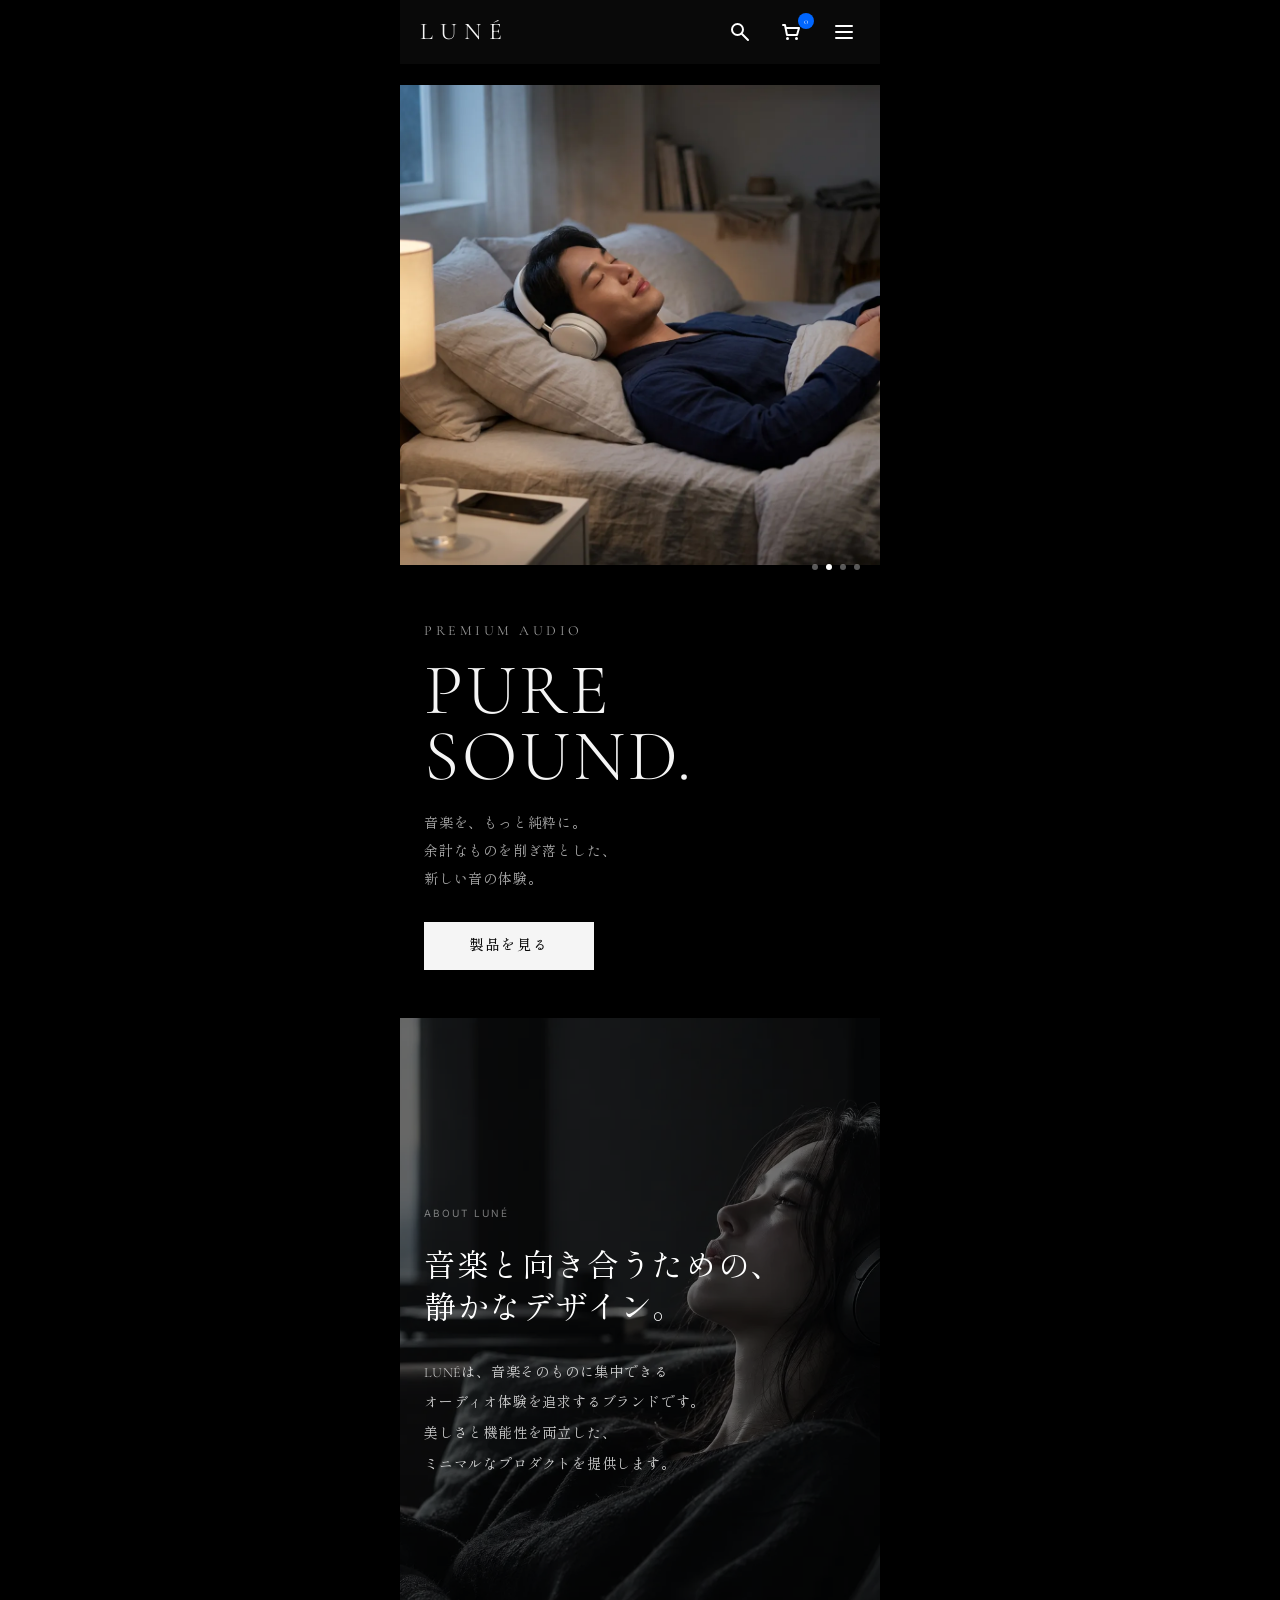
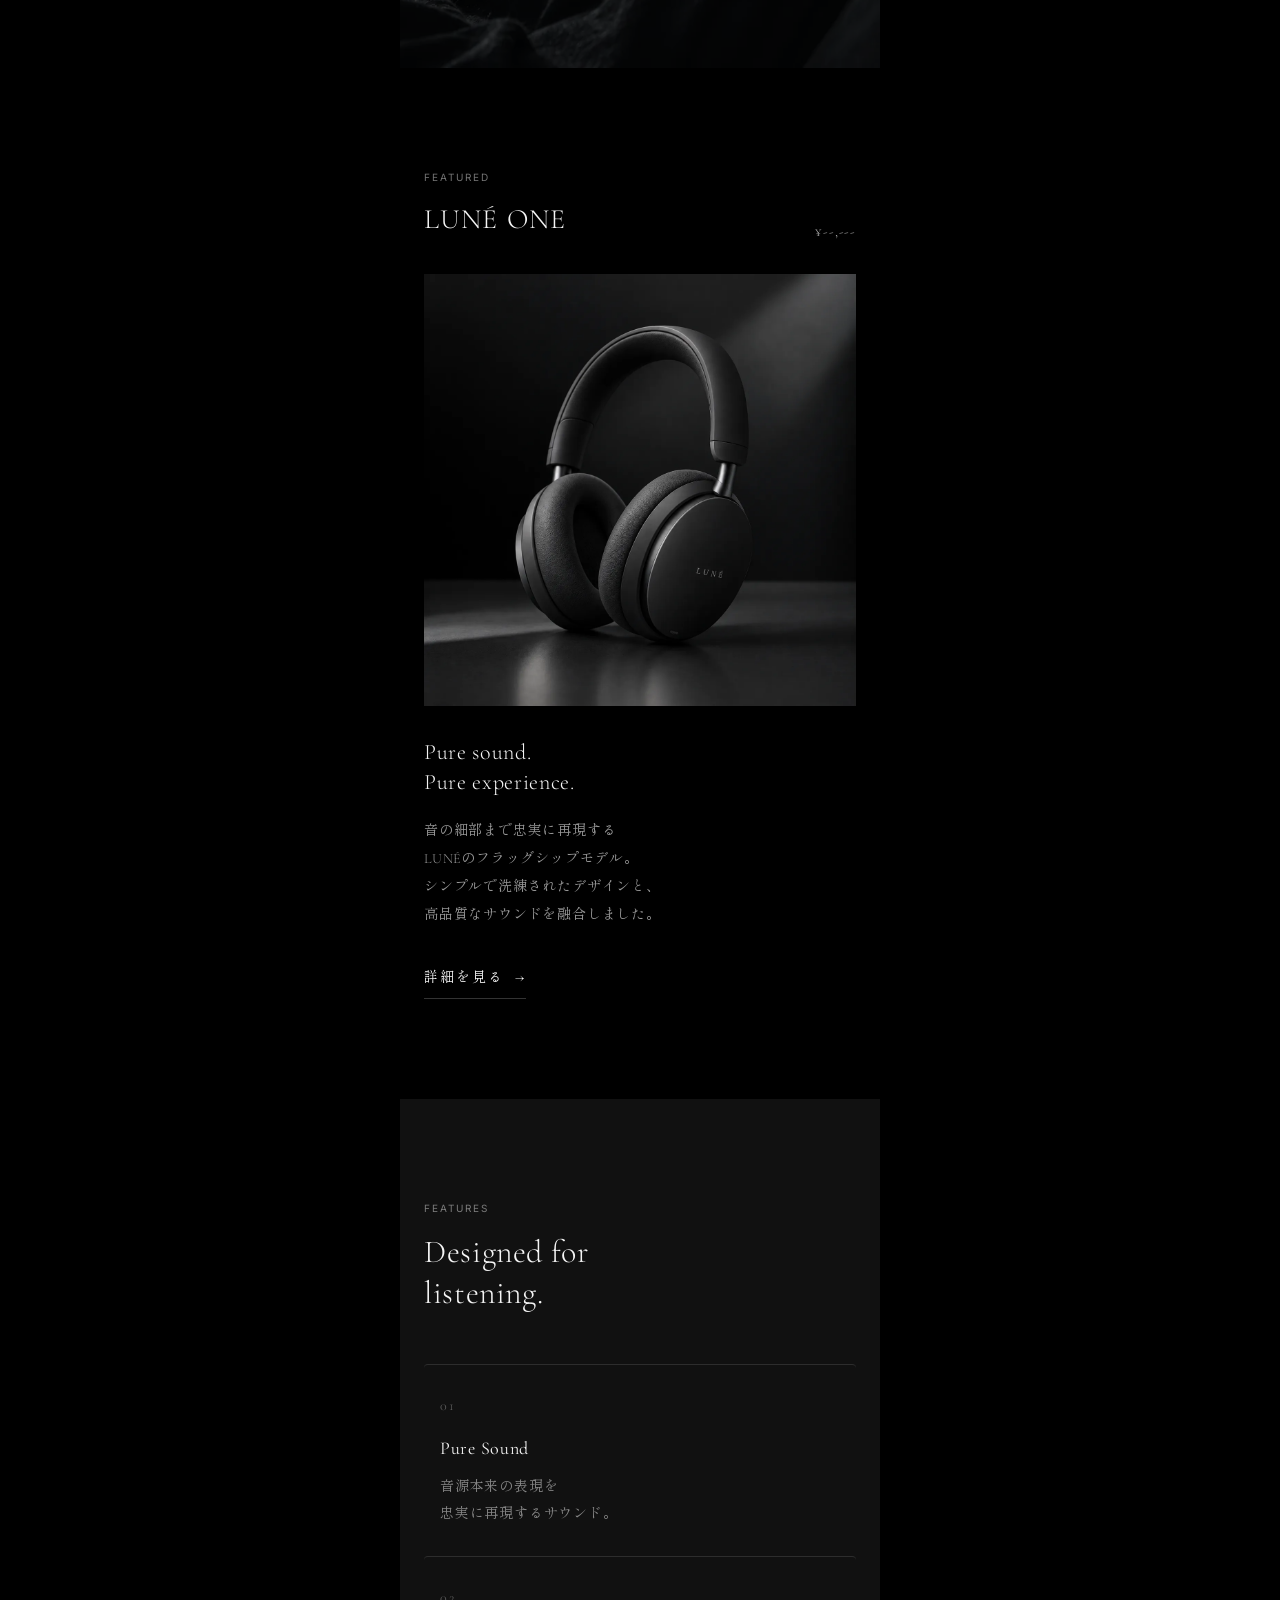
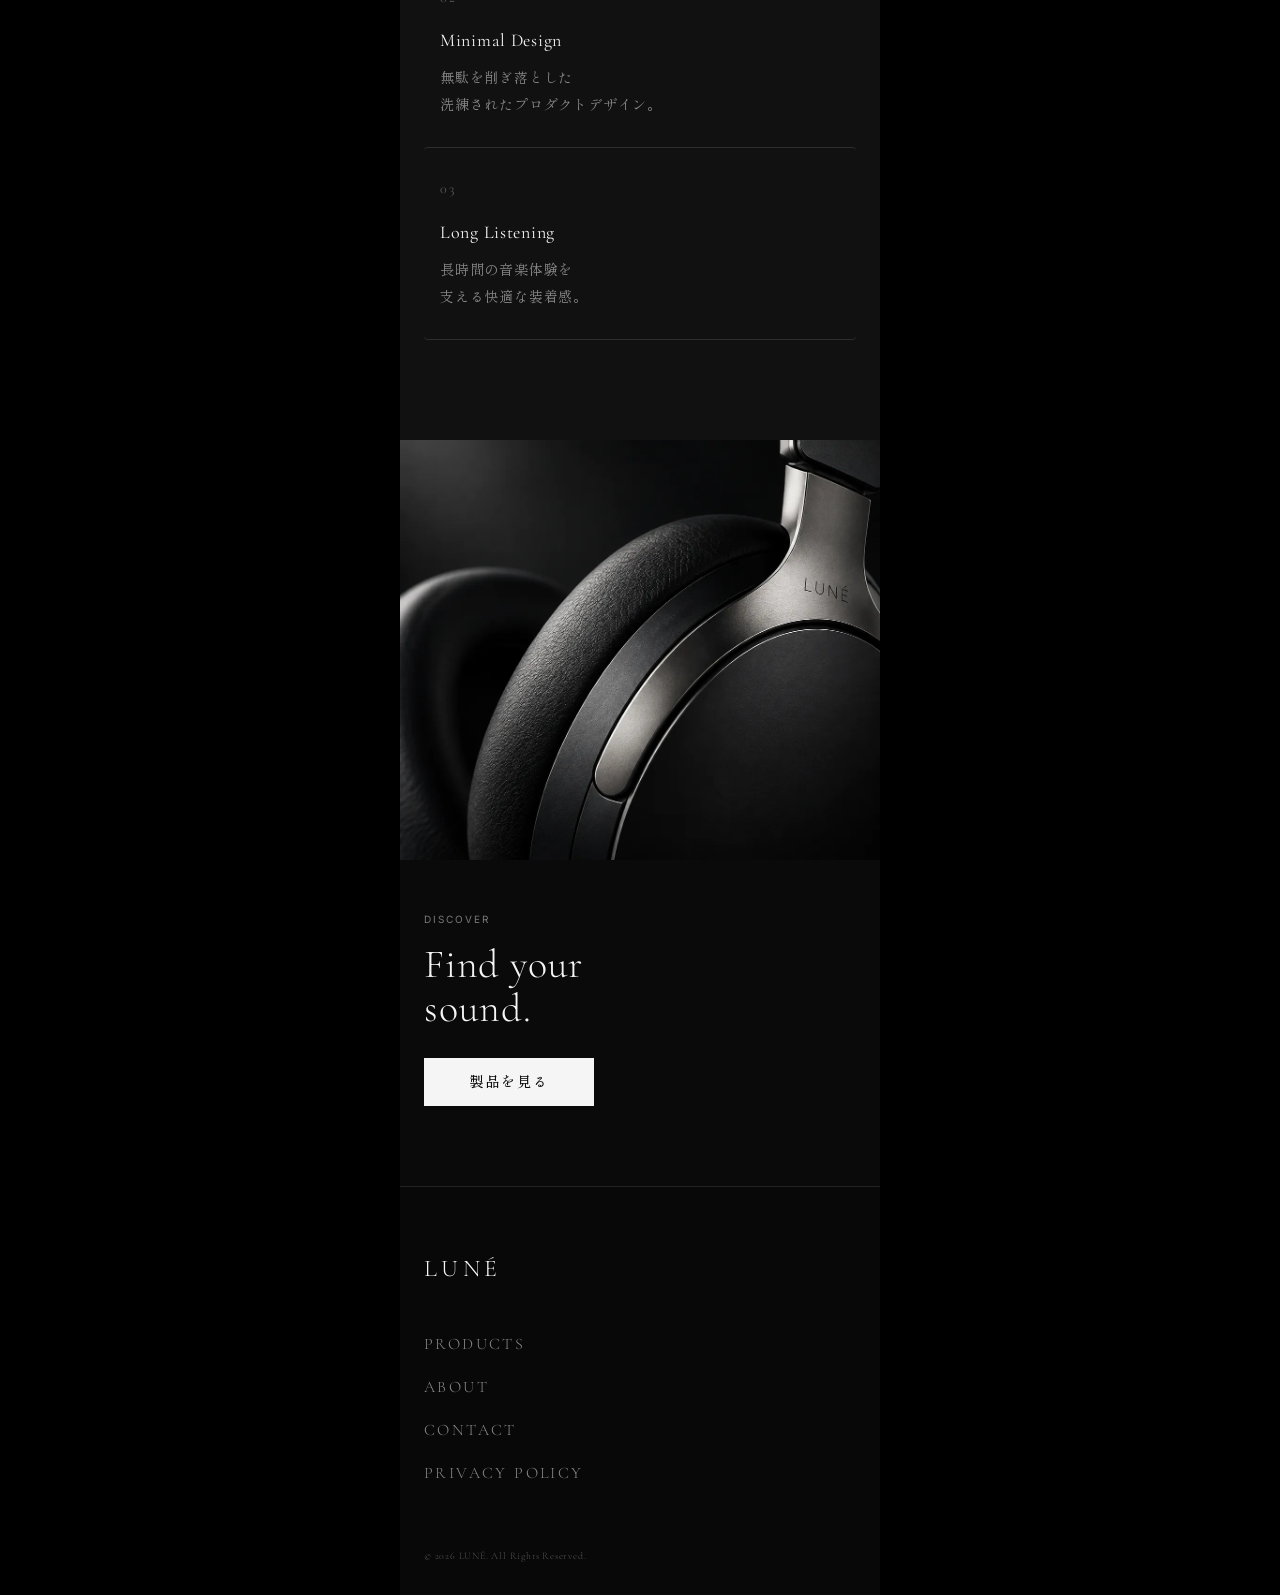
<file: index.html>
<!DOCTYPE html>
<html lang="ja">

<head>
  <meta charset="UTF-8">

  <!-- スマートフォン表示用 -->
  <meta name="viewport" content="width=device-width, initial-scale=1.0">

  <title>LUNÉ | Premium Headphones</title>

  <!-- Google Fonts -->
  <link rel="preconnect" href="https://fonts.googleapis.com">
  <link rel="preconnect" href="https://fonts.gstatic.com" crossorigin>
  <!-- Google Fonts (Cormorant Garamond & Shippori Mincho) -->
  <link rel="preconnect" href="https://fonts.googleapis.com">
  <link rel="preconnect" href="https://fonts.gstatic.com" crossorigin>
  <link
    href="https://fonts.googleapis.com/css2?family=Cormorant+Garamond:wght@300;400;500&family=Shippori+Mincho:wght@400;500&display=swap"
    rel="stylesheet">
  <link
    href="https://fonts.googleapis.com/css2?family=Inter:wght@300;400;500;600&family=Noto+Sans+JP:wght@300;400;500&display=swap"
    rel="stylesheet">

  <!-- CSS -->
  <link rel="stylesheet" href="style.css">
</head>

<body>

  <!-- =========================
         Header
    ========================== -->
  <header class="site-header">

    <!-- 左：ロゴ -->
    <a href="index.html" class="logo">
      LUNÉ
    </a>

    <!-- 右：3つのアイコン -->
    <div class="header-icons">

      <!-- 検索 -->
      <button class="header-icon" id="search-toggle" type="button" aria-label="検索">
        <svg class="humbleicons hi-search" xmlns="http://www.w3.org/2000/svg" width="24" height="24" fill="none"
          viewBox="0 0 24 24">
          <g stroke="currentColor" stroke-width="2">
            <path stroke-linecap="round" d="m20 20-6-6" />
            <path d="M15 9.5a5.5 5.5 0 1 1-11 0 5.5 5.5 0 0 1 11 0Z" />
          </g>
        </svg>
      </button>

      <!-- カート -->
      <a href="cart.html" class="header-icon cart-icon" aria-label="カート">
        <svg class="humbleicons hi-cart" xmlns="http://www.w3.org/2000/svg" width="24" height="24" fill="none"
          viewBox="0 0 24 24">
          <circle cx="7.5" cy="18.5" r="1.5" fill="currentColor" />
          <circle cx="16.5" cy="18.5" r="1.5" fill="currentColor" />
          <path stroke="currentColor" stroke-linecap="round" stroke-linejoin="round" stroke-width="2"
            d="M3 5h2l.6 3m0 0L7 15h10l2-7H5.6z" />
        </svg>
        <span class="cart-count">0</span>
      </a>

      <!-- ハンバーガーメニュー -->
      <button class="header-icon" id="menu-toggle" type="button" aria-label="メニューを開く" aria-expanded="false">
        <svg class="humbleicons hi-bars" xmlns="http://www.w3.org/2000/svg" width="24" height="24" fill="none"
          viewBox="0 0 24 24">
          <path stroke="currentColor" stroke-linecap="round" stroke-linejoin="round" stroke-width="2"
            d="M4 6h16M4 12h16M4 18h16" />
        </svg>
      </button>

    </div>
  </header>

  <!-- =========================
        Nav Overlay Menu
    ========================== -->
  <div class="nav-overlay" id="nav-overlay" aria-hidden="true">
    <!-- 閉じるボタン -->
    <button class="nav-close" id="menu-close" type="button" aria-label="メニューを閉じる">
      <svg xmlns="http://www.w3.org/2000/svg" width="28" height="28" fill="none" viewBox="0 0 24 24"
        stroke="currentColor" stroke-width="1.5">
        <path stroke-linecap="round" stroke-linejoin="round" d="M6 18L18 6M6 6l12 12" />
      </svg>
    </button>

    <div class="nav-container">

      <!-- メニューリスト -->
      <ul class="nav-list">
        <li class="nav-item-wrap">
          <a href="products.html" class="nav-link">
            <span>PRODUCTS</span>
          </a>
        </li>
        <li class="nav-item-wrap">
          <a href="#" class="nav-link">
            <span>SPECIAL</span>
          </a>
        </li>
        <li class="nav-item-wrap">
          <a href="#" class="nav-link">ABOUT</a>
        </li>
        <li class="nav-item-wrap">
          <a href="#" class="nav-link">NEWS</a>
        </li>
        <li class="nav-item-wrap">
          <a href="#" class="nav-link">LUNÉ LAB</a>
        </li>
        <li class="nav-item-wrap">
          <a href="#" class="nav-link">SUPPORT</a>
        </li>
        <li class="nav-item-wrap">
          <a href="#" class="nav-link">RECRUIT</a>
        </li>
      </ul>
    </div>
  </div>

  <main>

    <!-- =========================
             Hero
        ========================== -->
    <section class="hero">

      <div class="hero-image">
        <!-- カルーセル画像 5枚 -->
        <div class="carousel-slide active">
          <img src="img/hero-headphone-1.webp" alt="LUNÉ Premium Headphone 1">
        </div>
        <div class="carousel-slide">
          <img src="img/hero-headphone-2.webp" alt="LUNÉ Premium Headphone 2">
        </div>
        <div class="carousel-slide">
          <img src="img/hero-headphone-3.webp" alt="LUNÉ Premium Headphone 3">
        </div>
        <div class="carousel-slide">
          <img src="img/hero-headphone-4.webp" alt="LUNÉ Premium Headphone 4">
        </div>

        <!-- 右下のドットインジケーター（・・・・・） -->
        <div class="carousel-dots">
          <button class="dot active" type="button" aria-label="スライド1を表示"></button>
          <button class="dot" type="button" aria-label="スライド2を表示"></button>
          <button class="dot" type="button" aria-label="スライド3を表示"></button>
          <button class="dot" type="button" aria-label="スライド4を表示"></button>
        </div>
      </div>

      <div class="hero-content">

        <p class="hero-label">
          PREMIUM AUDIO
        </p>

        <h1>
          PURE<br>
          SOUND.
        </h1>

        <p class="hero-description">
          音楽を、もっと純粋に。<br>
          余計なものを削ぎ落とした、<br>
          新しい音の体験。
        </p>

        <a href="products.html" class="primary-button">
          製品を見る
        </a>

      </div>

    </section>


    <!-- =========================
             Brand Introduction
        ========================== -->
    <section class="brand-section">

      <div class="brand-image">
        <img src="img/brand-lifestyle.webp" alt="LUNÉのヘッドホンで音楽を楽しむ女性">
      </div>

      <!-- fade-in-up クラスを追加 -->
      <div class="brand-content fade-in-up">

        <p class="section-label">
          ABOUT LUNÉ
        </p>

        <h2>
          音楽と向き合うための、<br>
          静かなデザイン。
        </h2>

        <p class="section-text">
          LUNÉは、音楽そのものに集中できる<br>
          オーディオ体験を追求するブランドです。<br>
          美しさと機能性を両立した、<br>
          ミニマルなプロダクトを提供します。
        </p>

      </div>

    </section>


    <!-- =========================
             Featured Product
        ========================== -->
    <section class="featured-section">

      <div class="section-heading">

        <div>
          <p class="section-label">
            FEATURED
          </p>

          <h2>
            LUNÉ ONE
          </h2>
        </div>

        <p class="product-price">
          ¥--,---
        </p>

      </div>


      <div class="featured-image">

        <img src="img/headphone-black.webp" alt="LUNÉ ONE">

      </div>


      <div class="featured-content">

        <p class="product-copy">
          Pure sound.<br>
          Pure experience.
        </p>

        <p class="section-text">
          音の細部まで忠実に再現する<br>
          LUNÉのフラッグシップモデル。<br>
          シンプルで洗練されたデザインと、<br>
          高品質なサウンドを融合しました。
        </p>

        <a href="product.html" class="text-link fade-in-up">
          詳細を見る
          <span>→</span>
        </a>

      </div>

    </section>


    <!-- =========================
             Features
        ========================== -->
    <section class="features-section">

      <p class="section-label">
        FEATURES
      </p>

      <h2>
        Designed for<br>
        listening.
      </h2>


      <div class="feature-list">

        <!-- 01 -->
        <article class="feature-item fade-in-up feature-card-invert">
          <span class="feature-number">
            01
          </span>
          <h3>
            Pure Sound
          </h3>
          <p>
            音源本来の表現を<br>
            忠実に再現するサウンド。
          </p>
        </article>


        <!-- 02 -->
        <article class="feature-item fade-in-up delay-1 feature-card-invert">
          <span class="feature-number">
            02
          </span>
          <h3>
            Minimal Design
          </h3>
          <p>
            無駄を削ぎ落とした<br>
            洗練されたプロダクトデザイン。
          </p>
        </article>


        <!-- 03 -->
        <article class="feature-item fade-in-up delay-2 feature-card-invert">
          <span class="feature-number">
            03
          </span>
          <h3>
            Long Listening
          </h3>
          <p>
            長時間の音楽体験を<br>
            支える快適な装着感。
          </p>
        </article>

      </div>

    </section>


    <!-- =========================
             Product CTA
        ========================== -->
    <section class="product-cta">

      <div class="product-cta-image fade-in-up">
        <img src="img/headphone-detail.webp" alt="LUNÉ headphone">
      </div>

      <div class="product-cta-content">

        <!-- 1. DISCOVER （最初に浮上） -->
        <p class="section-label fade-in-up">
          DISCOVER
        </p>

        <!-- 2. Find your sound. （0.6秒遅れて浮上） -->
        <h2 class="fade-in-up delay-1">
          Find your<br>
          sound.
        </h2>

        <!-- 3. VIEW PRODUCTS ボタン （1.2秒遅れて浮上） -->
        <div class="fade-in-up delay-2">
          <a href="products.html" class="primary-button">
            製品を見る
          </a>
        </div>

      </div>

    </section>

  </main>


  <!-- =========================
         Footer
    ========================== -->
  <footer class="footer">

    <div class="footer-logo">
      LUNÉ
    </div>

    <div class="footer-links">

      <a href="products.html">
        PRODUCTS
      </a>

      <a href="#">
        ABOUT
      </a>

      <a href="#">
        CONTACT
      </a>

      <a href="#">
        PRIVACY POLICY
      </a>

    </div>

    <p class="copyright">
      © 2026 LUNÉ. All Rights Reserved.
    </p>

  </footer>


  <!-- JavaScript -->
  <script src="script.js"></script>

</body>

</html>
</file>
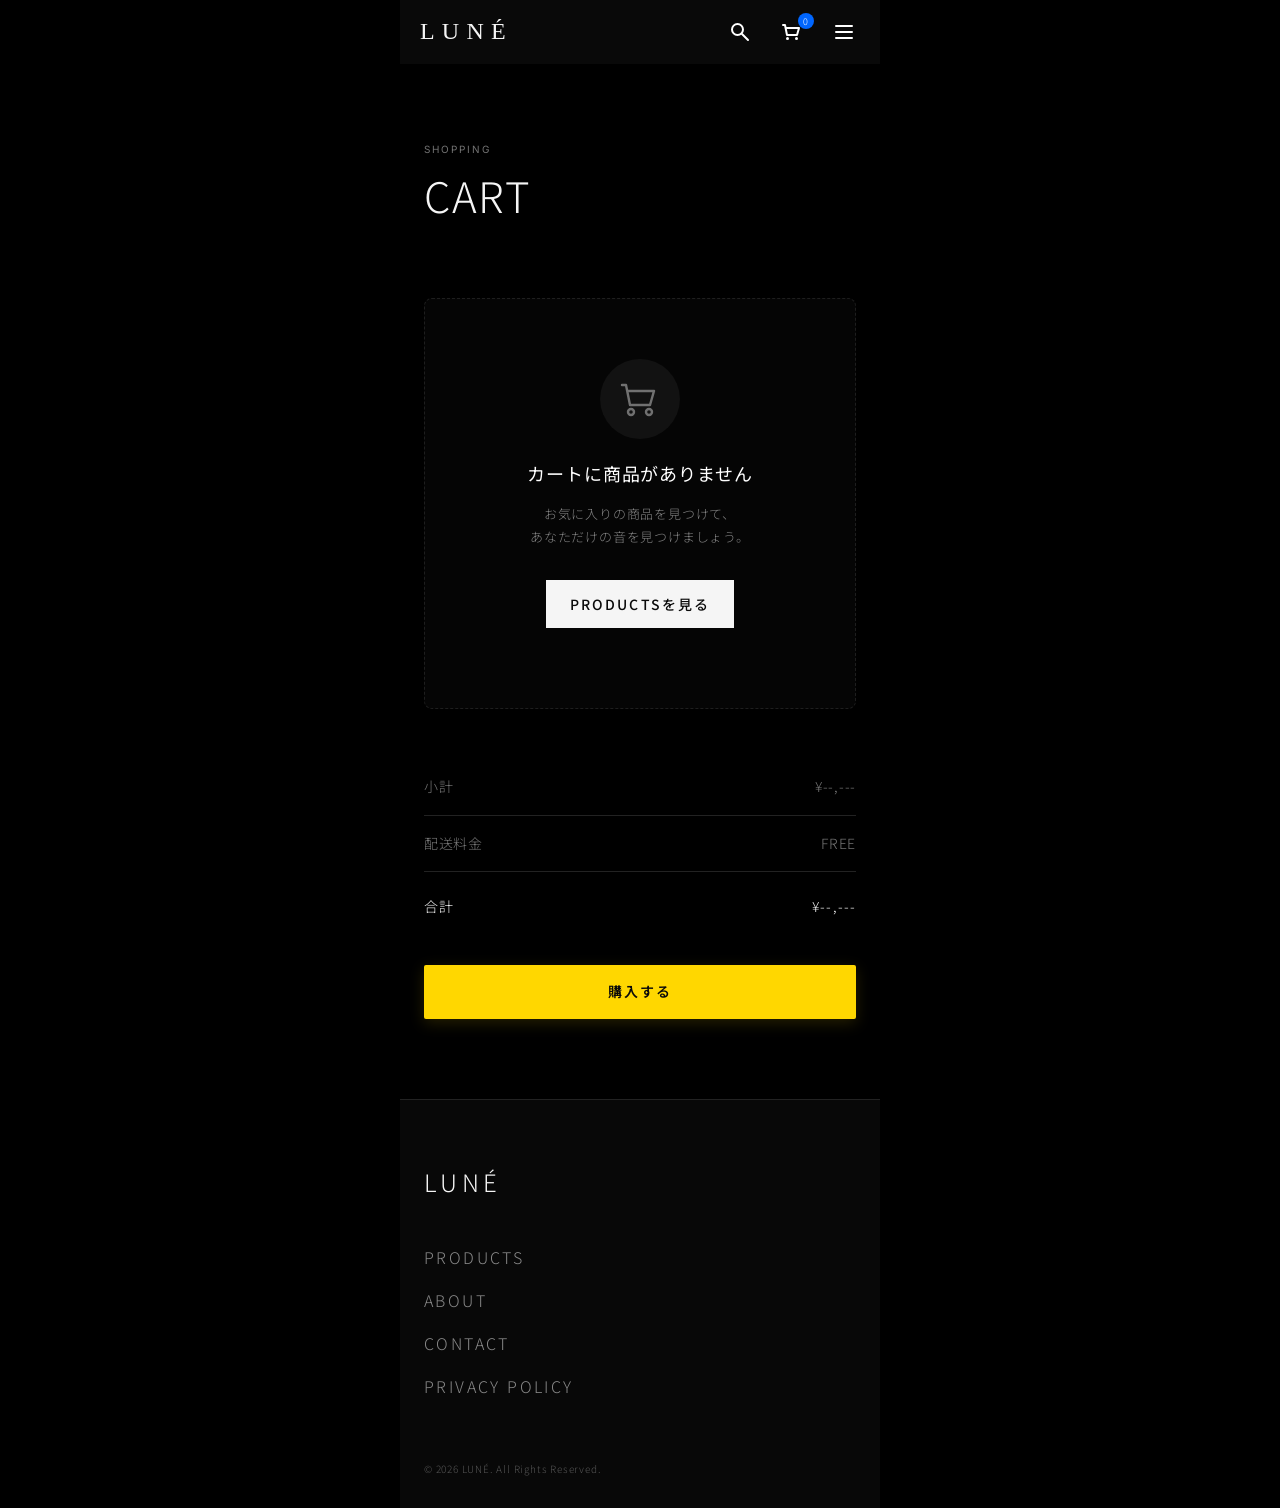
<file: cart.html>
<!DOCTYPE html>
<html lang="ja">

<head>
    <meta charset="UTF-8">

    <!-- スマートフォン表示用 -->
    <meta name="viewport" content="width=device-width, initial-scale=1.0">

    <title>Cart | LUNÉ</title>

    <!-- Google Fonts -->
    <link rel="preconnect" href="https://fonts.googleapis.com">
    <link rel="preconnect" href="https://fonts.gstatic.com" crossorigin>

    <link
        href="https://fonts.googleapis.com/css2?family=Inter:wght@300;400;500;600&family=Noto+Sans+JP:wght@300;400;500&display=swap"
        rel="stylesheet">

    <!-- 共通CSS -->
    <link rel="stylesheet" href="style.css">

</head>


<body>

    <!-- =========================
         Header
    ========================== -->

    <header class="site-header">

        <!-- 左：ロゴ -->
        <a href="index.html" class="logo">
            LUNÉ
        </a>

        <!-- 右：3つのアイコン -->
        <div class="header-icons">

            <!-- 検索 -->
            <button class="header-icon" id="search-toggle" type="button" aria-label="検索">
                <svg class="humbleicons hi-search" xmlns="http://www.w3.org/2000/svg" width="24" height="24" fill="none"
                    viewBox="0 0 24 24">
                    <g stroke="currentColor" stroke-width="2">
                        <path stroke-linecap="round" d="m20 20-6-6" />
                        <path d="M15 9.5a5.5 5.5 0 1 1-11 0 5.5 5.5 0 0 1 11 0Z" />
                    </g>
                </svg>
            </button>

            <!-- カート -->
            <a href="cart.html" class="header-icon cart-icon" aria-label="カート">
                <svg class="humbleicons hi-cart" xmlns="http://www.w3.org/2000/svg" width="24" height="24" fill="none"
                    viewBox="0 0 24 24">
                    <circle cx="7.5" cy="18.5" r="1.5" fill="currentColor" />
                    <circle cx="16.5" cy="18.5" r="1.5" fill="currentColor" />
                    <path stroke="currentColor" stroke-linecap="round" stroke-linejoin="round" stroke-width="2"
                        d="M3 5h2l.6 3m0 0L7 15h10l2-7H5.6z" />
                </svg>
                <span class="cart-count">0</span>
            </a>

            <!-- ハンバーガーメニュー -->
            <button class="header-icon" id="menu-toggle" type="button" aria-label="メニューを開く" aria-expanded="false">
                <svg class="humbleicons hi-bars" xmlns="http://www.w3.org/2000/svg" width="24" height="24" fill="none"
                    viewBox="0 0 24 24">
                    <path stroke="currentColor" stroke-linecap="round" stroke-linejoin="round" stroke-width="2"
                        d="M4 6h16M4 12h16M4 18h16" />
                </svg>
            </button>

        </div>
    </header>

    <!-- =========================
        Nav Overlay Menu
    ========================== -->
    <div class="nav-overlay" id="nav-overlay" aria-hidden="true">
        <!-- 閉じるボタン -->
        <button class="nav-close" id="menu-close" type="button" aria-label="メニューを閉じる">
            <svg xmlns="http://www.w3.org/2000/svg" width="28" height="28" fill="none" viewBox="0 0 24 24"
                stroke="currentColor" stroke-width="1.5">
                <path stroke-linecap="round" stroke-linejoin="round" d="M6 18L18 6M6 6l12 12" />
            </svg>
        </button>

        <div class="nav-container">

            <!-- メニューリスト -->
            <ul class="nav-list">
                <li class="nav-item-wrap">
                    <a href="products.html" class="nav-link">
                        <span>PRODUCTS</span>
                    </a>
                </li>
                <li class="nav-item-wrap">
                    <a href="#" class="nav-link">
                        <span>SPECIAL</span>
                    </a>
                </li>
                <li class="nav-item-wrap">
                    <a href="#" class="nav-link">ABOUT</a>
                </li>
                <li class="nav-item-wrap">
                    <a href="#" class="nav-link">NEWS</a>
                </li>
                <li class="nav-item-wrap">
                    <a href="#" class="nav-link">LUNÉ LAB</a>
                </li>
                <li class="nav-item-wrap">
                    <a href="#" class="nav-link">SUPPORT</a>
                </li>
                <li class="nav-item-wrap">
                    <a href="#" class="nav-link">RECRUIT</a>
                </li>
            </ul>
        </div>
    </div>

    <!-- =========================
         Main
    ========================== -->

    <main>

        <!-- =========================
             Cart Header
        ========================== -->

        <section class="cart-header fade-in-up">

            <p class="section-label">
                SHOPPING
            </p>

            <h1>
                CART
            </h1>

        </section>



        <!-- =========================
             Cart Contents
        ========================== -->

        <section class="cart-section fade-in-up delay-1">

            <!-- JavaScriptで商品を動的表示 -->
            <div id="cart-items"></div>


            <!-- =====================
                        Cart Summary
                   ====================== -->
            <div class="cart-summary">

                <div class="summary-row">
                    <span>小計</span>
                    <span id="subtotal">¥--,---</span>
                </div>

                <div class="summary-row">
                    <span>配送料金</span>
                    <span id="shipping">¥--,---</span>
                </div>

                <div class="summary-total">
                    <span>合計</span>
                    <span id="total">¥--,---</span>
                </div>

                <!-- ========================================
                                cart.html のボタンとモーダル要素
                           ======================================== -->

                <!-- 1. CHECKOUTボタン部分（cart-summary内） -->
                <button class="checkout-button" type="button" id="checkout-button">
                    <span>購入する</span>
                </button>

        </section>

    </main>

    <!-- 2. モーダル本体（bodyの最下部・scriptタグの直前あたりに追加） -->
    <div class="modal-overlay" id="surveyModal" aria-hidden="true">
        <div class="modal-content">
            <button class="modal-close" id="modalClose" type="button" aria-label="閉じる">
                <svg xmlns="http://www.w3.org/2000/svg" width="20" height="20" fill="none" viewBox="0 0 24 24"
                    stroke="currentColor" stroke-width="1.5">
                    <path stroke-linecap="round" stroke-linejoin="round" d="M6 18L18 6M6 6l12 12" />
                </svg>
            </button>

            <p class="modal-label">LUNÉ</p>
            <h2 class="modal-title">ご協力ありがとうございました。</h2>
            <p class="modal-text">続けてアンケートのご回答をお願いします。</p>

            <a href="#" class="modal-survey-button" id="surveyStartBtn">
                アンケートに答える
            </a>
        </div>
    </div>



    <!-- =========================
         Footer
    ========================== -->

    <footer class="footer">

        <div class="footer-logo">
            LUNÉ
        </div>


        <div class="footer-links">

            <a href="products.html">
                PRODUCTS
            </a>

            <a href="#">
                ABOUT
            </a>

            <a href="#">
                CONTACT
            </a>

            <a href="#">
                PRIVACY POLICY
            </a>

        </div>


        <p class="copyright">
            © 2026 LUNÉ. All Rights Reserved.
        </p>

    </footer>


    <!-- JavaScript -->
    <script src="script.js"></script>

</body>

</html>
</file>
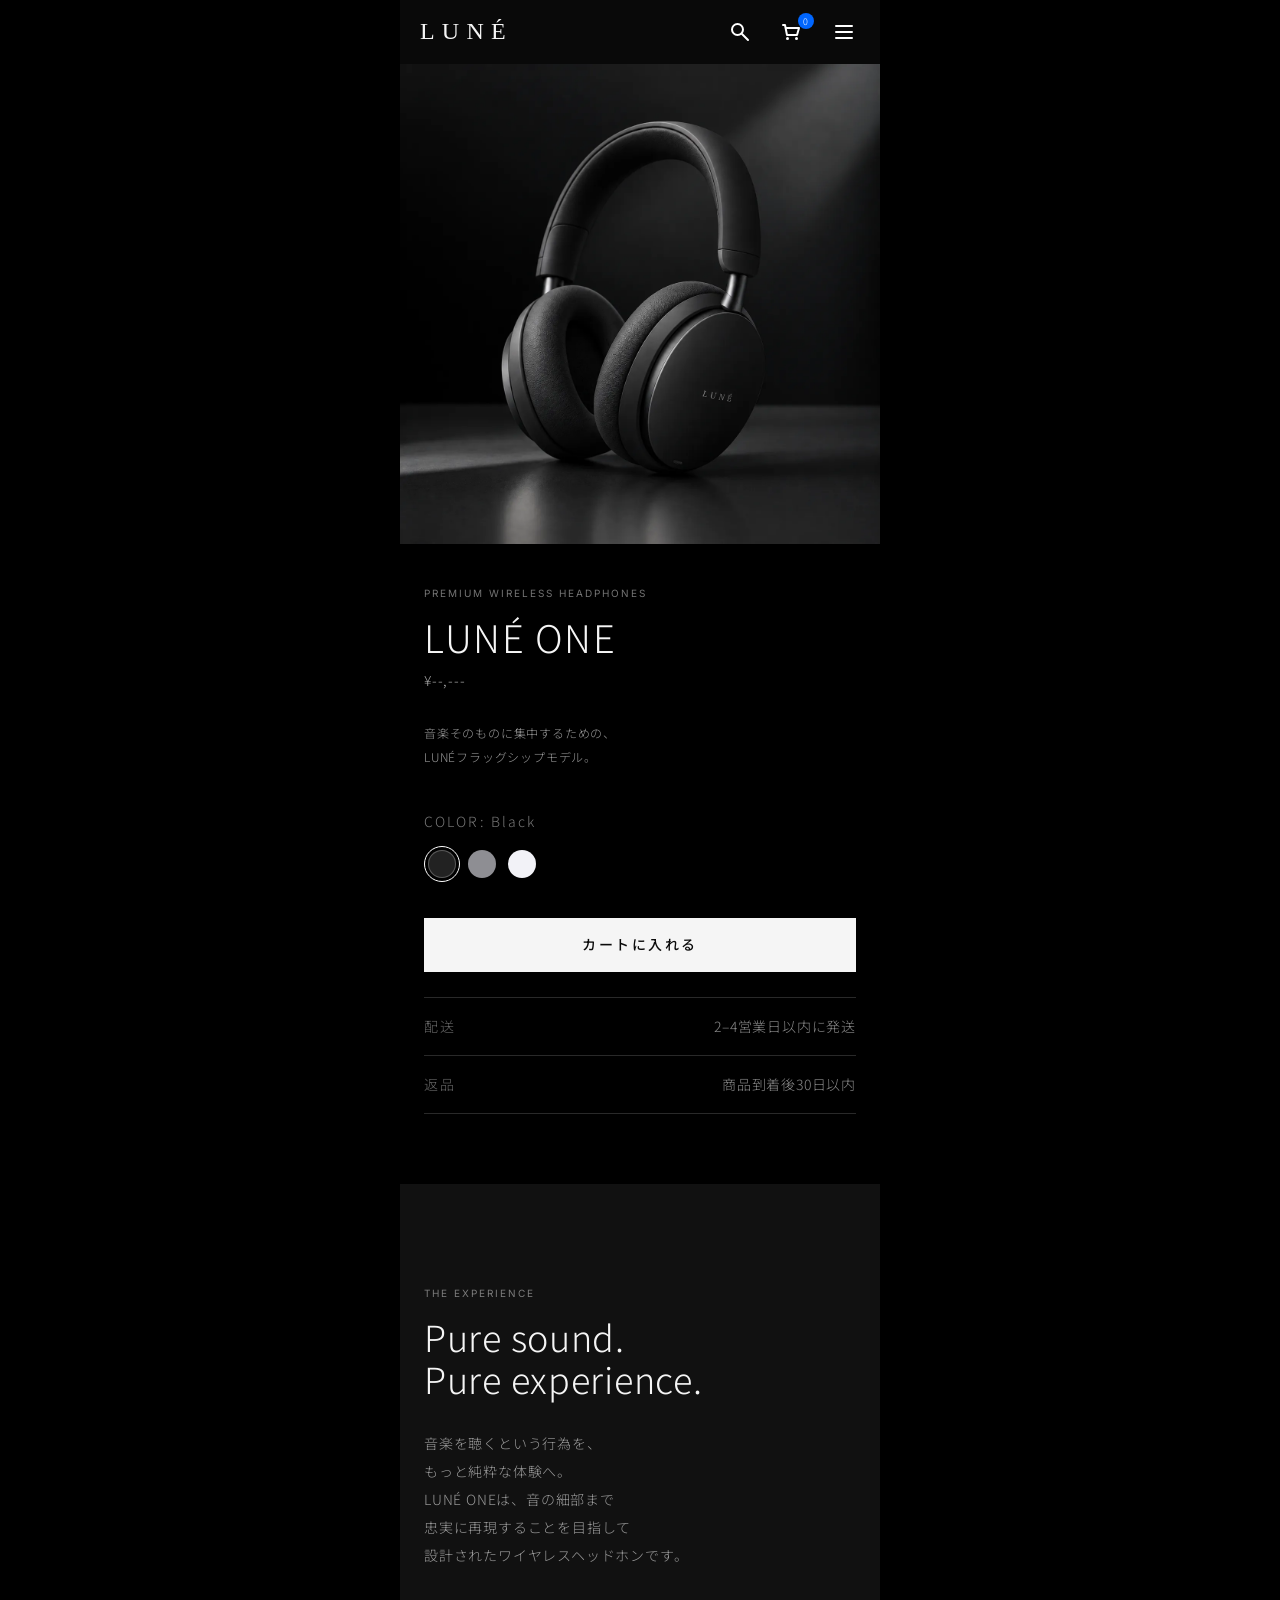
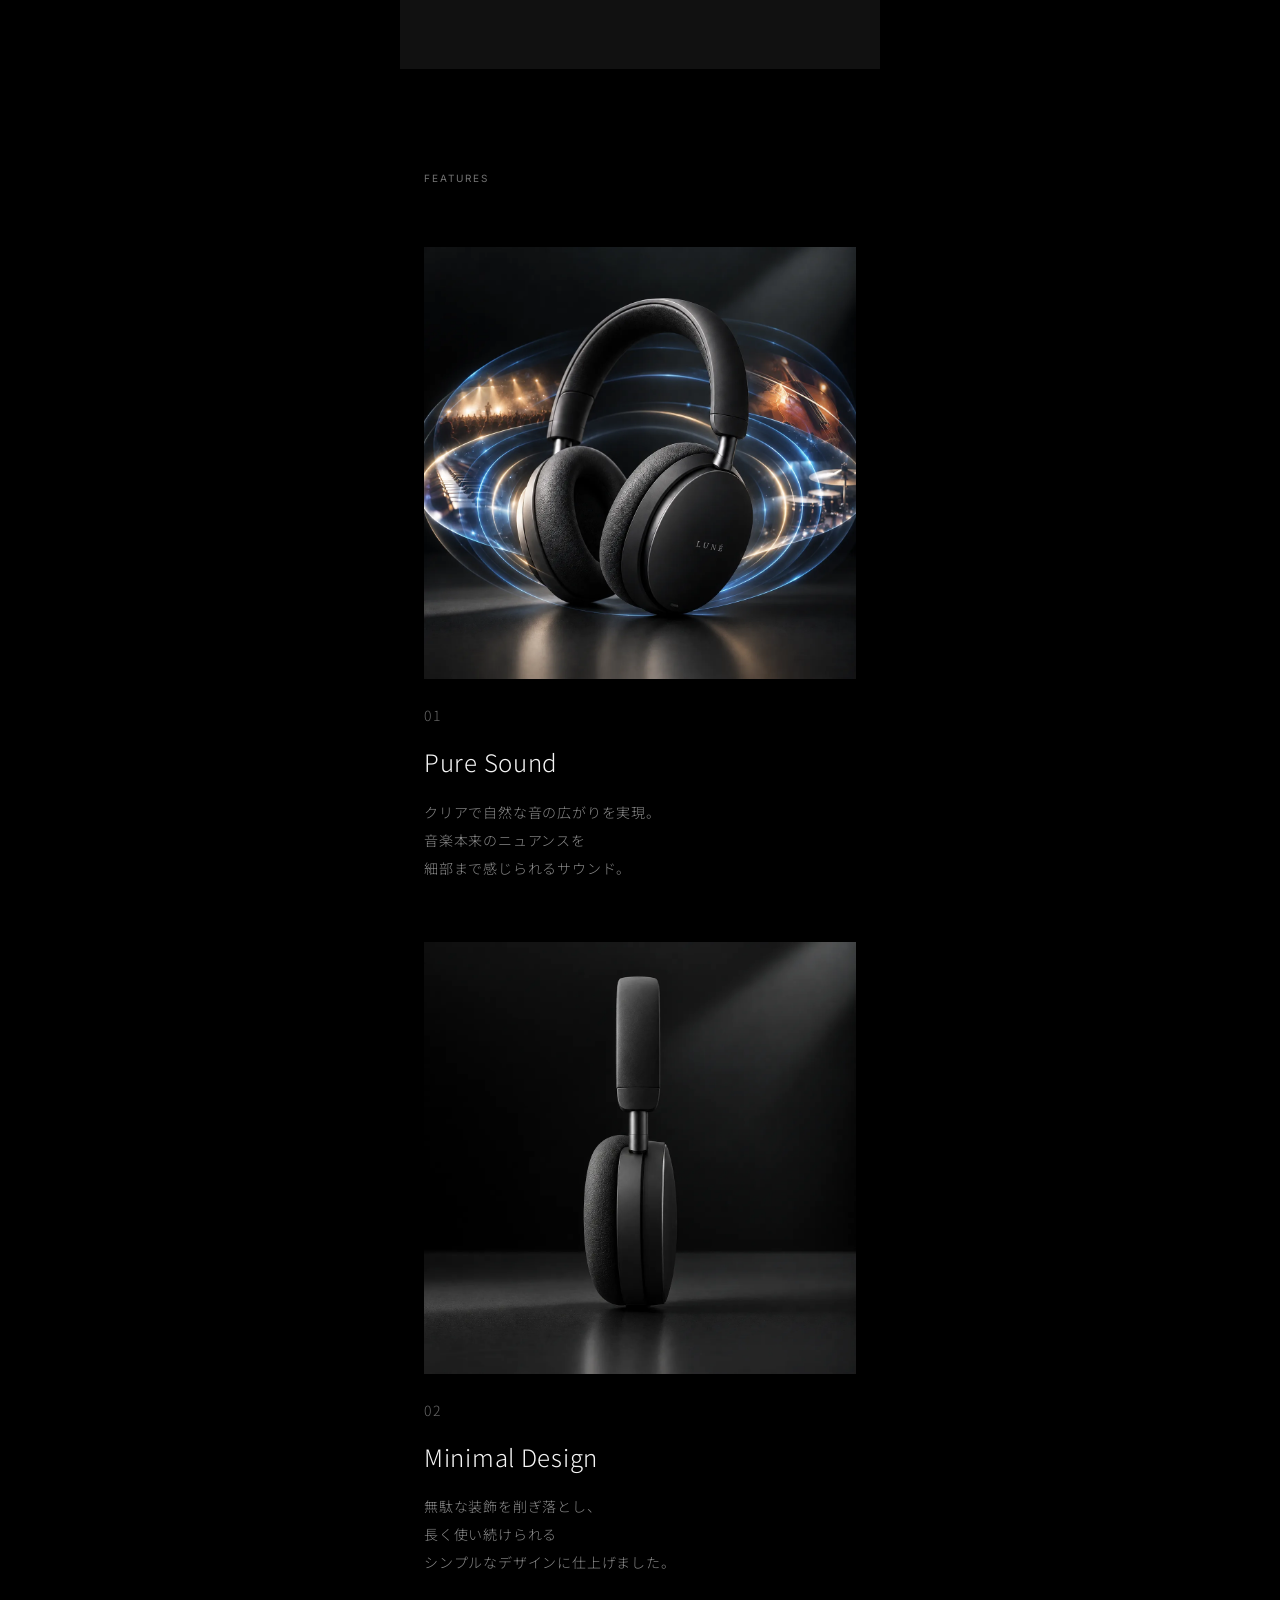
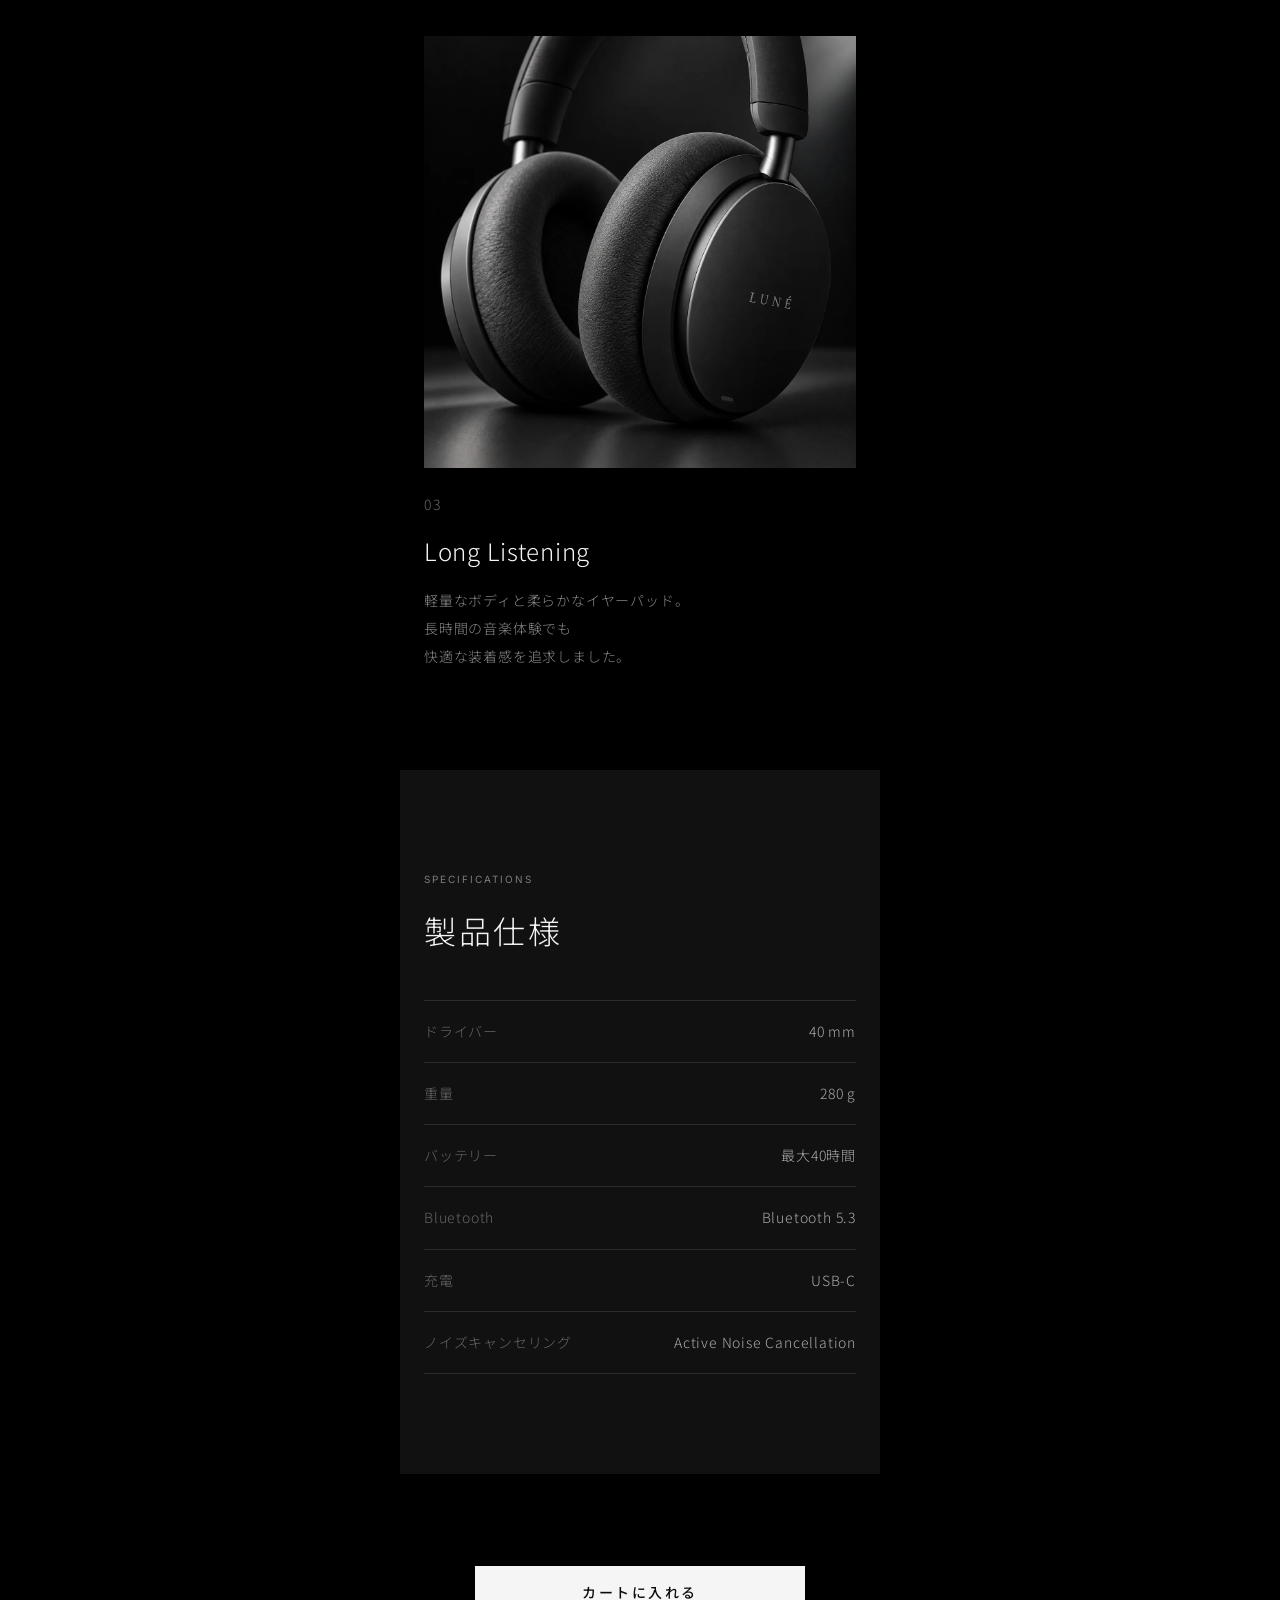
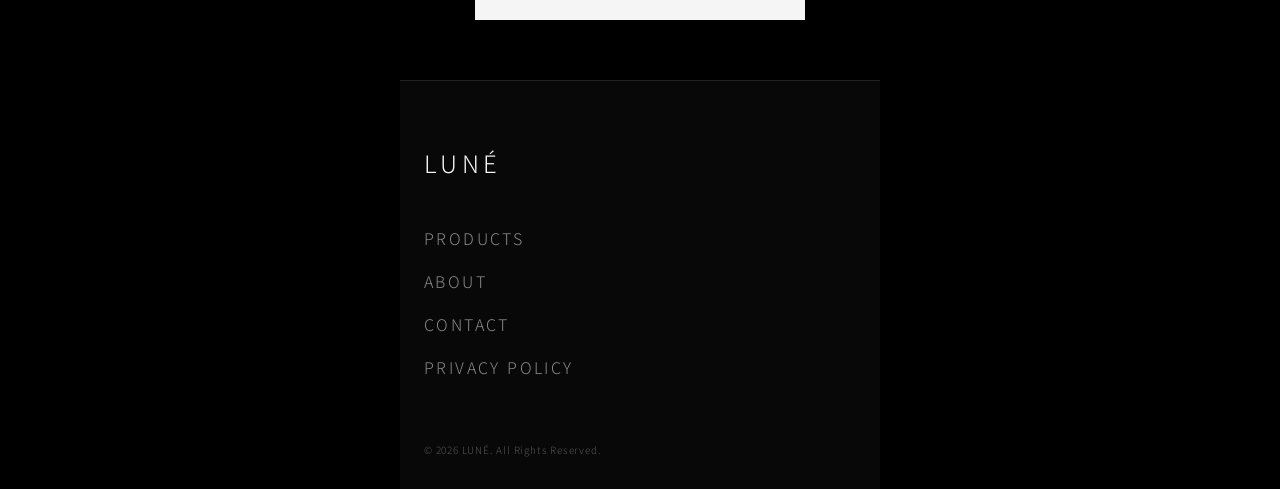
<file: product.html>
<!DOCTYPE html>
<html lang="ja">

<head>
    <meta charset="UTF-8">

    <!-- スマートフォン表示用 -->
    <meta name="viewport" content="width=device-width, initial-scale=1.0">

    <title>LUNÉ ONE | LUNÉ</title>

    <!-- Google Fonts -->
    <link rel="preconnect" href="https://fonts.googleapis.com">
    <link rel="preconnect" href="https://fonts.gstatic.com" crossorigin>

    <link
        href="https://fonts.googleapis.com/css2?family=Inter:wght@300;400;500;600&family=Noto+Sans+JP:wght@300;400;500&display=swap"
        rel="stylesheet">

    <!-- CSS -->
    <link rel="stylesheet" href="style.css">

</head>


<body>

    <!-- =========================
         Header
    ========================== -->

    <header class="site-header">
    
        <!-- 左：ロゴ -->
        <a href="index.html" class="logo">
            LUNÉ
        </a>
    
        <!-- 右：3つのアイコン -->
        <div class="header-icons">
    
            <!-- 検索 -->
            <button class="header-icon" id="search-toggle" type="button" aria-label="検索">
                <svg class="humbleicons hi-search" xmlns="http://www.w3.org/2000/svg" width="24" height="24" fill="none"
                    viewBox="0 0 24 24">
                    <g stroke="currentColor" stroke-width="2">
                        <path stroke-linecap="round" d="m20 20-6-6" />
                        <path d="M15 9.5a5.5 5.5 0 1 1-11 0 5.5 5.5 0 0 1 11 0Z" />
                    </g>
                </svg>
            </button>
    
            <!-- カート -->
            <a href="cart.html" class="header-icon cart-icon" aria-label="カート">
                <svg class="humbleicons hi-cart" xmlns="http://www.w3.org/2000/svg" width="24" height="24" fill="none"
                    viewBox="0 0 24 24">
                    <circle cx="7.5" cy="18.5" r="1.5" fill="currentColor" />
                    <circle cx="16.5" cy="18.5" r="1.5" fill="currentColor" />
                    <path stroke="currentColor" stroke-linecap="round" stroke-linejoin="round" stroke-width="2"
                        d="M3 5h2l.6 3m0 0L7 15h10l2-7H5.6z" />
                </svg>
                <span class="cart-count">0</span>
            </a>
    
            <!-- ハンバーガーメニュー -->
            <button class="header-icon" id="menu-toggle" type="button" aria-label="メニューを開く" aria-expanded="false">
                <svg class="humbleicons hi-bars" xmlns="http://www.w3.org/2000/svg" width="24" height="24" fill="none"
                    viewBox="0 0 24 24">
                    <path stroke="currentColor" stroke-linecap="round" stroke-linejoin="round" stroke-width="2"
                        d="M4 6h16M4 12h16M4 18h16" />
                </svg>
            </button>
    
        </div>
    </header>

    <!-- =========================
        Nav Overlay Menu
    ========================== -->
    <div class="nav-overlay" id="nav-overlay" aria-hidden="true">
        <!-- 閉じるボタン -->
        <button class="nav-close" id="menu-close" type="button" aria-label="メニューを閉じる">
            <svg xmlns="http://www.w3.org/2000/svg" width="28" height="28" fill="none" viewBox="0 0 24 24"
                stroke="currentColor" stroke-width="1.5">
                <path stroke-linecap="round" stroke-linejoin="round" d="M6 18L18 6M6 6l12 12" />
            </svg>
        </button>
    
        <div class="nav-container">
    
            <!-- メニューリスト -->
            <ul class="nav-list">
                <li class="nav-item-wrap">
                    <a href="products.html" class="nav-link">
                        <span>PRODUCTS</span>
                    </a>
                </li>
                <li class="nav-item-wrap">
                    <a href="#" class="nav-link">
                        <span>SPECIAL</span>
                    </a>
                </li>
                <li class="nav-item-wrap">
                    <a href="#" class="nav-link">ABOUT</a>
                </li>
                <li class="nav-item-wrap">
                    <a href="#" class="nav-link">NEWS</a>
                </li>
                <li class="nav-item-wrap">
                    <a href="#" class="nav-link">LUNÉ LAB</a>
                </li>
                <li class="nav-item-wrap">
                    <a href="#" class="nav-link">SUPPORT</a>
                </li>
                <li class="nav-item-wrap">
                    <a href="#" class="nav-link">RECRUIT</a>
                </li>
            </ul>
        </div>
    </div>
    
    <main>

        <!-- =========================
                Product Hero
           ========================== -->
        <section class="product-hero">
        
            <!-- 画像エリア（フェード＆スライド切替用） -->
            <div class="product-hero-image">
                <img src="img/headphone-black.webp" alt="LUNÉ ONE" class="product-img active" id="productImage">
            </div>
        
            <div class="product-hero-info">
        
                <p class="section-label">
                    PREMIUM WIRELESS HEADPHONES
                </p>
        
                <h1>
                    LUNÉ ONE
                </h1>
        
                <p class="product-hero-price">
                    ¥--,---
                </p>
        
                <p class="product-hero-description">
                    音楽そのものに集中するための、<br>
                    LUNÉフラッグシップモデル。
                </p>
        
                <!-- Color -->
                <div class="product-option">
        
                    <p class="option-label">
                        COLOR: <span id="colorName">Black</span>
                    </p>
        
                    <!-- 移動する外枠（active-ring）を配置 -->
                    <div class="color-options-wrapper">
                        <div class="color-active-ring" id="colorRing"></div>
                        <div class="color-options">
                            <button class="color-button black active" aria-label="Black" data-color="black"
                                data-img="img/headphone-black.webp" data-name="Black"></button>
                            <button class="color-button silver" aria-label="Silver" data-color="silver"
                                data-img="img/headphone-silver.webp" data-name="Silver"></button>
                            <button class="color-button white" aria-label="White" data-color="white"
                                data-img="img/headphone-white.webp" data-name="White"></button>
                        </div>
                    </div>
        
                </div>
        
                <!-- Purchase -->
                <button class="add-cart-button" id="addCartBtn" type="button">
                    <span>カートに入れる</span>
                </button>
        
                <!-- Delivery -->
                <div class="purchase-information">
        
                    <div class="purchase-information-item">
                        <span>配送</span>
                        <p>2–4営業日以内に発送</p>
                    </div>
        
                    <div class="purchase-information-item">
                        <span>返品</span>
                        <p>商品到着後30日以内</p>
                    </div>
        
                </div>
        
            </div>
        
            </section>

        <!-- =========================
             Product Image
        ========================== -->

        <section class="product-story">
        
            <p class="section-label">
                THE EXPERIENCE
            </p>
        
            <h2>
                Pure sound.<br>
                Pure experience.
            </h2>
        
            <p class="section-text">
                音楽を聴くという行為を、<br>
                もっと純粋な体験へ。<br>
        
                LUNÉ ONEは、音の細部まで<br>
                忠実に再現することを目指して<br>
                設計されたワイヤレスヘッドホンです。
            </p>
        
        </section>

        <!-- =========================
             Features
        ========================== -->

        <section class="product-features">

            <p class="section-label">
                FEATURES
            </p>


            <article class="product-feature">

                <div class="feature-image">

                    <img src="img/feature-sound.webp" alt="High quality sound">

                </div>


                <div class="feature-content">

                    <span>
                        01
                    </span>

                    <h2>
                        Pure Sound
                    </h2>

                    <p>
                        クリアで自然な音の広がりを実現。<br>
                        音楽本来のニュアンスを<br>
                        細部まで感じられるサウンド。
                    </p>

                </div>

            </article>



            <article class="product-feature">

                <div class="feature-image">

                    <img src="img/feature-design.webp" alt="Minimal design">

                </div>


                <div class="feature-content">

                    <span>
                        02
                    </span>

                    <h2>
                        Minimal Design
                    </h2>

                    <p>
                        無駄な装飾を削ぎ落とし、<br>
                        長く使い続けられる<br>
                        シンプルなデザインに仕上げました。
                    </p>

                </div>

            </article>



            <article class="product-feature">

                <div class="feature-image">

                    <img src="img/feature-comfort.webp" alt="Comfortable fit">

                </div>


                <div class="feature-content">

                    <span>
                        03
                    </span>

                    <h2>
                        Long Listening
                    </h2>

                    <p>
                        軽量なボディと柔らかなイヤーパッド。<br>
                        長時間の音楽体験でも<br>
                        快適な装着感を追求しました。
                    </p>

                </div>

            </article>

        </section>



        <!-- =========================
             Specifications
        ========================== -->
        <section class="spec-section">
        
            <p class="section-label">
                SPECIFICATIONS
            </p>
        
            <h2 >
                製品仕様
            </h2>
        
            <div class="spec-list">
        
                <div class="spec-item fade-in-up delay-1">
                    <span>ドライバー</span>
                    <p>40 mm</p>
                </div>
        
                <div class="spec-item fade-in-up delay-1">
                    <span>重量</span>
                    <p>280 g</p>
                </div>
        
                <div class="spec-item fade-in-up delay-2">
                    <span>バッテリー</span>
                    <p>最大40時間</p>
                </div>
        
                <div class="spec-item fade-in-up delay-2">
                    <span>Bluetooth</span>
                    <p>Bluetooth 5.3</p>
                </div>
        
                <div class="spec-item fade-in-up delay-3">
                    <span>充電</span>
                    <p>USB-C</p>
                </div>
        
                <div class="spec-item fade-in-up delay-3">
                    <span>ノイズキャンセリング</span>
                    <p>Active Noise Cancellation</p>
                </div>
        
            </div>
        
            </section>



        <!-- =========================
             Final Purchase
        ========================== -->

        <section class="product-final">

            <button class="add-cart-button" type="button">
                カートに入れる
            </button>

        </section>


    </main>



    <!-- =========================
         Footer
    ========================== -->

    <footer class="footer">

        <div class="footer-logo">
            LUNÉ
        </div>


        <div class="footer-links">

            <a href="products.html">
                PRODUCTS
            </a>

            <a href="#">
                ABOUT
            </a>

            <a href="#">
                CONTACT
            </a>

            <a href="#">
                PRIVACY POLICY
            </a>

        </div>


        <p class="copyright">
            © 2026 LUNÉ. All Rights Reserved.
        </p>

    </footer>


    <!-- JavaScript -->
    <script src="script.js"></script>

</body>

</html>
</file>
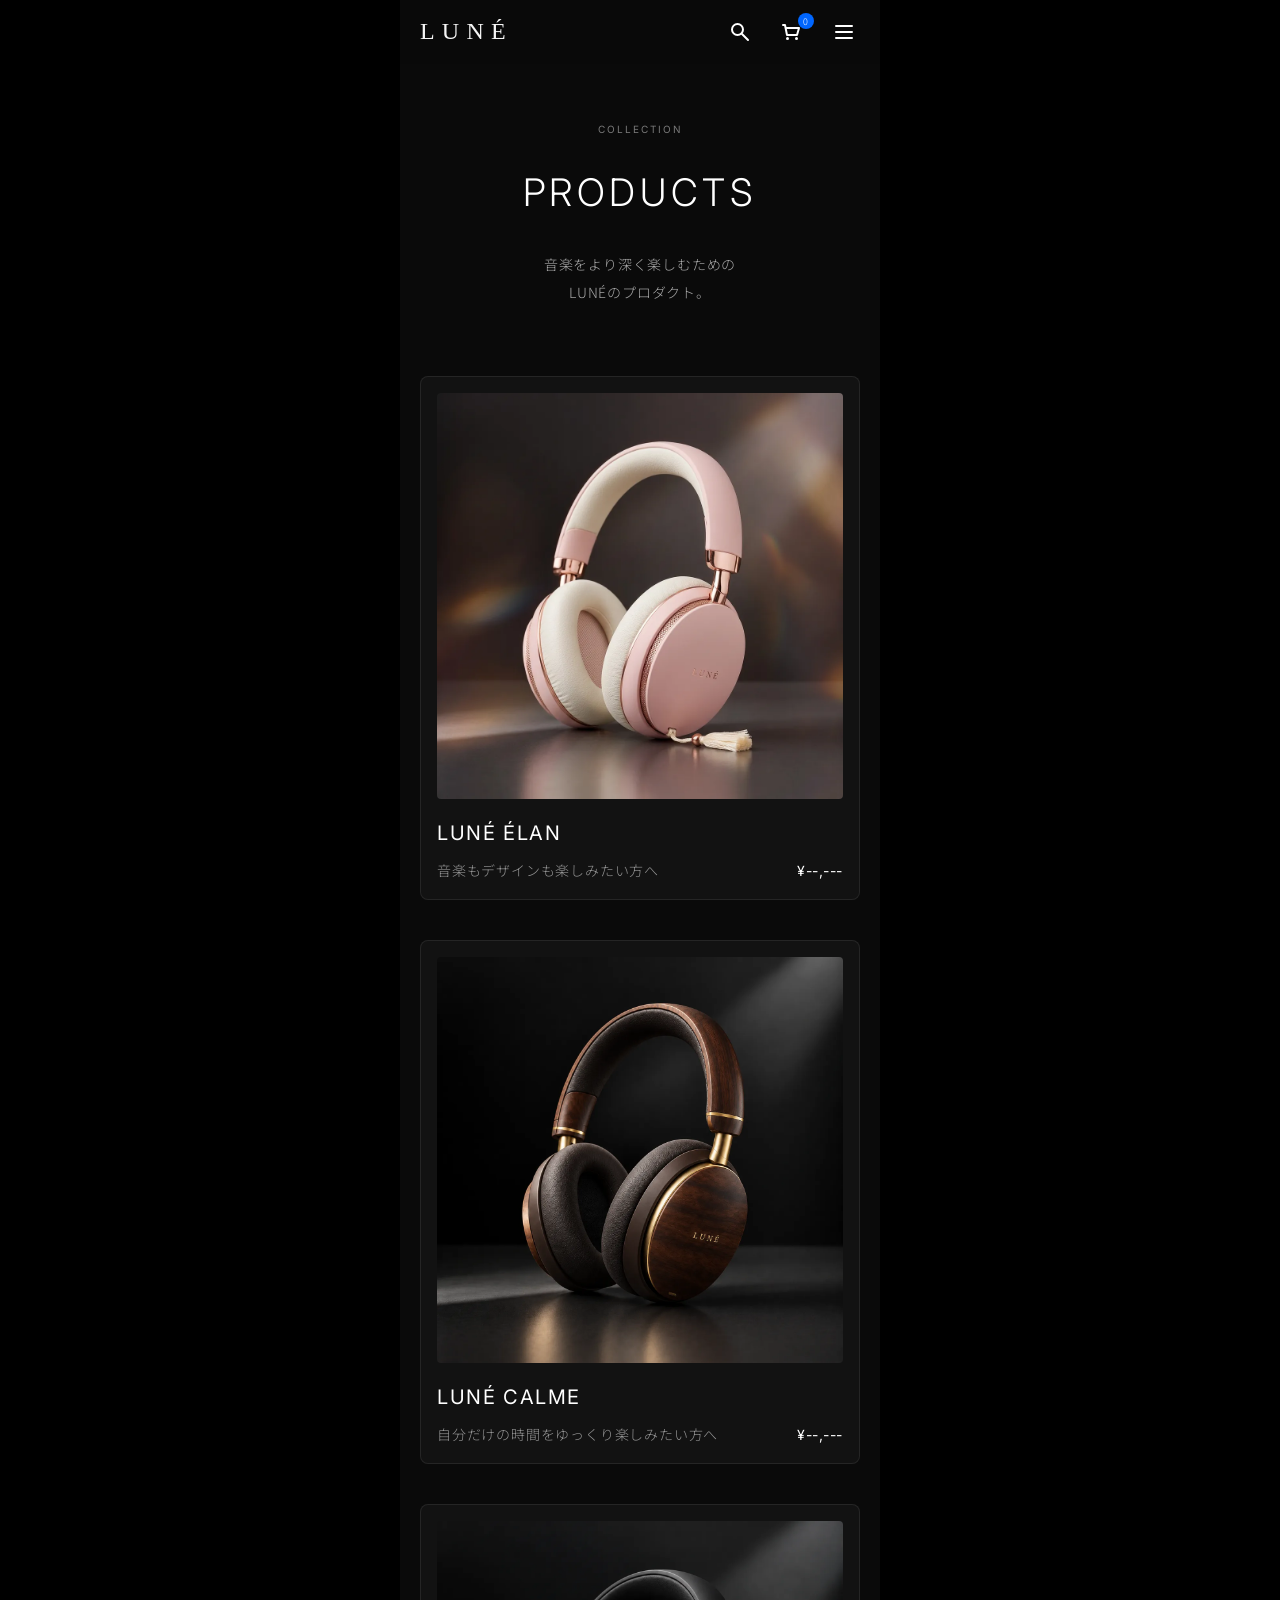
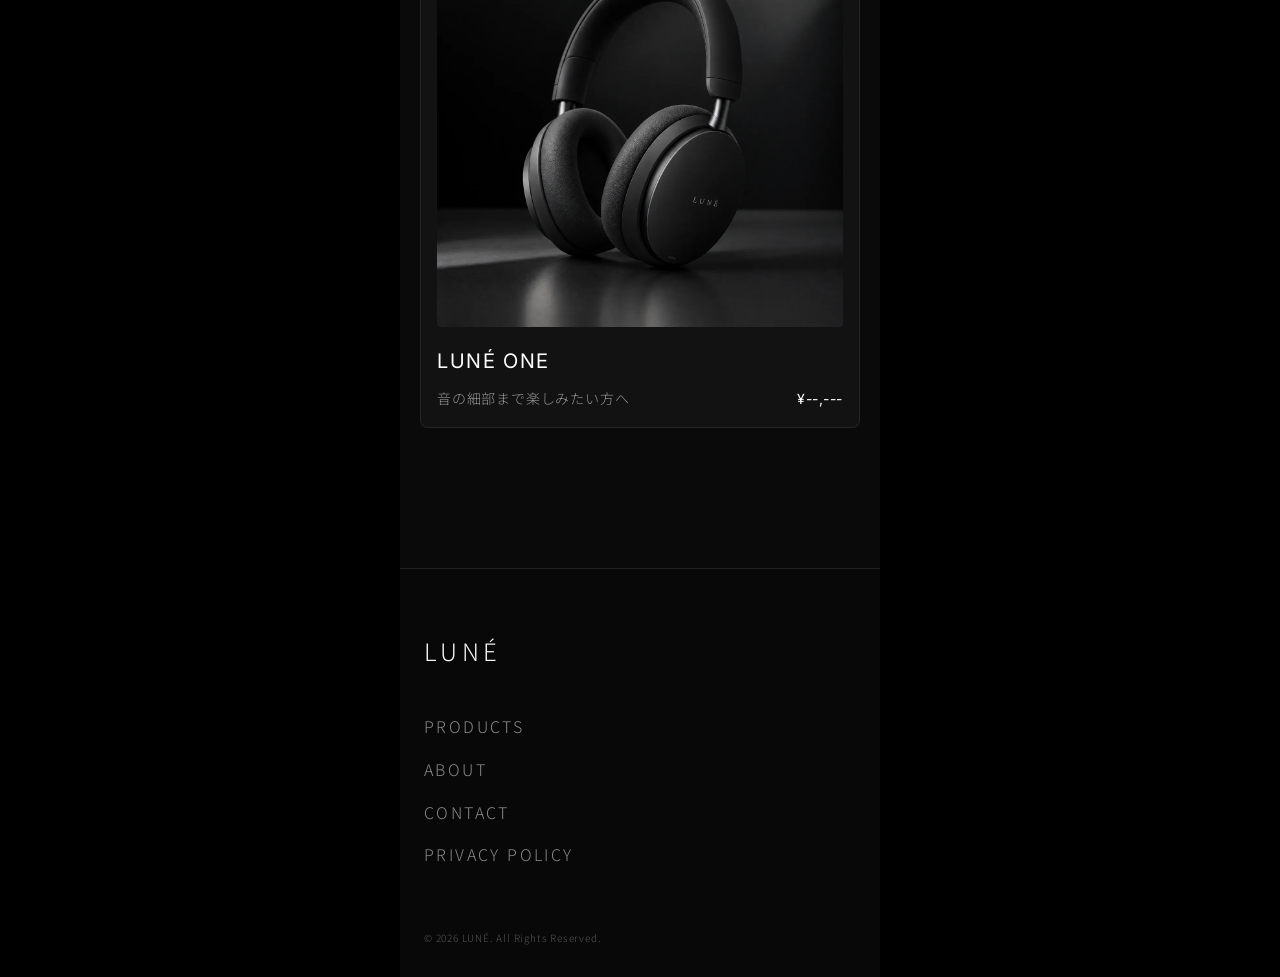
<file: products.html>
<!DOCTYPE html>
<html lang="ja">

<head>
    <meta charset="UTF-8">

    <!-- スマートフォン表示用 -->
    <meta name="viewport" content="width=device-width, initial-scale=1.0">

    <title>Products | LUNÉ</title>

    <!-- Google Fonts -->
    <link rel="preconnect" href="https://fonts.googleapis.com">
    <link rel="preconnect" href="https://fonts.gstatic.com" crossorigin>

    <link
        href="https://fonts.googleapis.com/css2?family=Inter:wght@300;400;500;600&family=Noto+Sans+JP:wght@300;400;500&display=swap"
        rel="stylesheet">

    <!-- CSS -->
    <link rel="stylesheet" href="style.css">

</head>


<body>

    <!-- =========================
         Header
    ========================== -->
    <header class="site-header">
    
        <!-- 左：ロゴ -->
        <a href="index.html" class="logo">
            LUNÉ
        </a>
    
        <!-- 右：3つのアイコン -->
        <div class="header-icons">
    
            <!-- 検索 -->
            <button class="header-icon" id="search-toggle" type="button" aria-label="検索">
                <svg class="humbleicons hi-search" xmlns="http://www.w3.org/2000/svg" width="24" height="24" fill="none"
                    viewBox="0 0 24 24">
                    <g stroke="currentColor" stroke-width="2">
                        <path stroke-linecap="round" d="m20 20-6-6" />
                        <path d="M15 9.5a5.5 5.5 0 1 1-11 0 5.5 5.5 0 0 1 11 0Z" />
                    </g>
                </svg>
            </button>
    
            <!-- カート -->
            <a href="cart.html" class="header-icon cart-icon" aria-label="カート">
                <svg class="humbleicons hi-cart" xmlns="http://www.w3.org/2000/svg" width="24" height="24" fill="none"
                    viewBox="0 0 24 24">
                    <circle cx="7.5" cy="18.5" r="1.5" fill="currentColor" />
                    <circle cx="16.5" cy="18.5" r="1.5" fill="currentColor" />
                    <path stroke="currentColor" stroke-linecap="round" stroke-linejoin="round" stroke-width="2"
                        d="M3 5h2l.6 3m0 0L7 15h10l2-7H5.6z" />
                </svg>
                <span class="cart-count">0</span>
            </a>
    
            <!-- ハンバーガーメニュー -->
            <button class="header-icon" id="menu-toggle" type="button" aria-label="メニューを開く" aria-expanded="false">
                <svg class="humbleicons hi-bars" xmlns="http://www.w3.org/2000/svg" width="24" height="24" fill="none"
                    viewBox="0 0 24 24">
                    <path stroke="currentColor" stroke-linecap="round" stroke-linejoin="round" stroke-width="2"
                        d="M4 6h16M4 12h16M4 18h16" />
                </svg>
            </button>
    
        </div>
    </header>

    <!-- =========================
        Nav Overlay Menu
    ========================== -->
    <div class="nav-overlay" id="nav-overlay" aria-hidden="true">
        <!-- 閉じるボタン -->
        <button class="nav-close" id="menu-close" type="button" aria-label="メニューを閉じる">
            <svg xmlns="http://www.w3.org/2000/svg" width="28" height="28" fill="none" viewBox="0 0 24 24"
                stroke="currentColor" stroke-width="1.5">
                <path stroke-linecap="round" stroke-linejoin="round" d="M6 18L18 6M6 6l12 12" />
            </svg>
        </button>
    
        <div class="nav-container">
    
            <!-- メニューリスト -->
            <ul class="nav-list">
                <li class="nav-item-wrap">
                    <a href="products.html" class="nav-link">
                        <span>PRODUCTS</span>
                    </a>
                </li>
                <li class="nav-item-wrap">
                    <a href="#" class="nav-link">
                        <span>SPECIAL</span>
                    </a>
                </li>
                <li class="nav-item-wrap">
                    <a href="#" class="nav-link">ABOUT</a>
                </li>
                <li class="nav-item-wrap">
                    <a href="#" class="nav-link">NEWS</a>
                </li>
                <li class="nav-item-wrap">
                    <a href="#" class="nav-link">LUNÉ LAB</a>
                </li>
                <li class="nav-item-wrap">
                    <a href="#" class="nav-link">SUPPORT</a>
                </li>
                <li class="nav-item-wrap">
                    <a href="#" class="nav-link">RECRUIT</a>
                </li>
            </ul>
        </div>
    </div>


    <!-- =========================
         Main
    ========================== -->

    <main>


        <!-- =========================
             Page Header
        ========================== -->

        <section class="products-header">

            <p class="section-label">
                COLLECTION
            </p>

            <h1>
                PRODUCTS
            </h1>

            <p class="section-text">
                音楽をより深く楽しむための<br>
                LUNÉのプロダクト。
            </p>

        </section>

        <!-- =========================
                Product List
           ========================== -->
        <section class="products-section">
        
            <!-- Product 02 -->
            <article class="product-card fade-in-up delay-1">
                <a href="product.html">
                    <div class="product-image">
                        <img src="img/headphone-cute.webp" alt="LUNÉ ÉLAN">
                    </div>
                    <div class="product-info">
                        <div>
                            <h2>LUNÉ ÉLAN</h2>
                            <p>音楽もデザインも楽しみたい方へ</p>
                        </div>
                        <p class="product-card-price">¥--,---</p>
                    </div>
                </a>
            </article>
        
            <!-- Product 03 -->
            <article class="product-card fade-in-up delay-2">
                <a href="product.html">
                    <div class="product-image">
                        <img src="img/headphone-wood.webp" alt="LUNÉ CALME">
                    </div>
                    <div class="product-info">
                        <div>
                            <h2>LUNÉ CALME</h2>
                            <p>自分だけの時間をゆっくり楽しみたい方へ</p>
                        </div>
                        <p class="product-card-price">¥--,---</p>
                    </div>
                </a>
            </article>

            <!-- Product 01 -->
            <article class="product-card fade-in-up">
                <a href="product.html">
                    <div class="product-image">
                        <img src="img/headphone-black.webp" alt="LUNÉ ONE">
                    </div>
                    <div class="product-info">
                        <div>
                            <h2>LUNÉ ONE</h2>
                            <p>音の細部まで楽しみたい方へ</p>
                        </div>
                        <p class="product-card-price">¥--,---</p>
                    </div>
                </a>
            </article>
        
        </section>

    </main>



    <!-- =========================
         Footer
    ========================== -->

    <footer class="footer">

        <div class="footer-logo">
            LUNÉ
        </div>


        <div class="footer-links">

            <a href="products.html">
                PRODUCTS
            </a>

            <a href="#">
                ABOUT
            </a>

            <a href="#">
                CONTACT
            </a>

            <a href="#">
                PRIVACY POLICY
            </a>

        </div>


        <p class="copyright">
            © 2026 LUNÉ. All Rights Reserved.
        </p>

    </footer>


    <!-- JavaScript -->
    <script src="script.js"></script>

</body>

</html>
</file>
<file: style.css>
/* ========================================
   Base
======================================== */

* {
  margin: 0;
  padding: 0;
  box-sizing: border-box;
}

html {
  scroll-behavior: smooth;
}

body {
  background-color: #0a0a0a;
  color: #f5f5f5;

  /* 英語・日本語共にラグジュアリーなフォントに指定 */
  font-family: "Cormorant Garamond", "Shippori Mincho", "Noto Sans JP", serif;
  font-weight: 300;
  line-height: 1.8;
  letter-spacing: 0.05em;
  /* 全体の文字間隔を少し広げて上品に */
}

img {
  display: block;
  width: 100%;
  height: auto;
}

a {
  color: inherit;
  text-decoration: none;
}

button {
  font: inherit;
}

.hero h1 {
  font-size: clamp(56px, 16vw, 84px);
  /* 線の細さを補うため少し大きく */
  font-weight: 300;
  line-height: 0.95;
  letter-spacing: 0.06em;
}

.products-header h1,
.cart-header h1 {
  font-size: 40px;
  /* 38px〜42pxの絶妙なバランス */
  font-weight: 300;
  letter-spacing: 0.1em;
}

/* 3. 各セクションの小見出し（H2） */
h2,
.section-heading h2,
.product-hero-info h1 {
  font-size: 32px;
  font-weight: 300;
  letter-spacing: 0.08em;
}

/* 4. ラベル（COLLECTION / PRODUCTS / FEATURES など） */
.hero-label,
.section-label {
  font-size: 11px;
  /* 10px -> 11px */
  letter-spacing: 0.3em;
  /* 文字間を広くすることで上品に */
  text-transform: uppercase;
}

/* 5. ボタンテキスト */
.primary-button,
.add-cart-button,
.checkout-button {
  font-size: 14px;
  /* そのままでOK */
  font-weight: 500;
  letter-spacing: 0.2em;
  /* ボタン内の字間を少し広く */
}

/* 6. 本文・説明文 */
.hero-description,
.section-text,
.product-hero-description {
  font-size: 14px;
  /* そのままでOK */
  line-height: 2.0;
  /* 行間をゆったり開けると美しい */
  color: rgba(255, 255, 255, 0.7);
}


/* ========================================
   Header
======================================== */

/* Header */
.site-header {
  position: fixed;
  top: 0;
  left: 0;
  width: 100%;
  height: 64px;
  padding: 0 20px;
  box-sizing: border-box;
  display: flex;
  align-items: center;
  justify-content: space-between;
  background: rgba(10, 10, 10, 0.92);
  z-index: 100;
}

/* Logo */
.logo {
  font-family: "Cormorant Garamond", serif;
  font-size: 24px;
  /* 20px -> 24px に微増 */
  font-weight: 400;
  letter-spacing: 0.3em;
  /* ゆったりした高級感 */
}

/* Right-side icons */
.header-icons {
  display: flex;
  align-items: center;
  gap: 20px;
}

/* Icon buttons and links */
.header-icon {
  position: relative;
  display: inline-flex;
  align-items: center;
  justify-content: center;
  width: 32px;
  height: 32px;
  padding: 0;
  border: none;
  background: transparent;
  color: #fff;
  cursor: pointer;
  text-decoration: none;
  transform: none !important;
  transition: none !important;
}

.header-icon:active,
.header-icon:hover {
  transform: none !important;
}

.header-icon svg {
  display: block;
  width: 24px;
  height: 24px;
  transform: none !important;
}

/* Cart count */
.cart-count {
  position: absolute;
  top: -3px;
  right: -6px;
  display: inline-flex;
  width: 16px;
  height: 16px;
  align-items: center;
  justify-content: center;
  border-radius: 50%;
  background: #0066ff;
  color: #fff;
  font-size: 9px;
  line-height: 1;
  text-align: center;
  box-sizing: border-box;
  transform: none !important;
  transition: none !important;
}

/* ========================================
   Empty Cart State
======================================== */

.empty-cart {
  padding: 60px 20px 80px;
  text-align: center;
  display: flex;
  flex-direction: column;
  align-items: center;
  justify-content: center;
  background: rgba(255, 255, 255, 0.02);
  border: 1px dashed rgba(255, 255, 255, 0.1);
  border-radius: 8px;
  margin: 20px 0 40px;
}

.empty-cart-icon {
  width: 80px;
  height: 80px;
  margin-bottom: 20px;
  border-radius: 50%;
  background: rgba(255, 255, 255, 0.05);
  display: flex;
  align-items: center;
  justify-content: center;
  color: rgba(255, 255, 255, 0.4);
}

.empty-cart h2 {
  font-family: "Inter", "Noto Sans JP", sans-serif;
  font-size: 18px;
  font-weight: 400;
  letter-spacing: 0.05em;
  color: #ffffff;
  margin-bottom: 10px;
}

.empty-cart-text {
  font-size: 13px;
  line-height: 1.8;
  color: rgba(255, 255, 255, 0.5);
  margin-bottom: 32px;
}

.empty-cart-btn {
  min-width: 200px;
  height: 48px;
  font-size: 13px;
  letter-spacing: 0.15em;
  text-decoration: none;
}

/* ========================================
   Nav Overlay (Hamburger Menu) - アニメーション無効化
======================================== */

.nav-overlay {
  position: fixed;
  top: 0;
  left: 0;
  width: 100%;
  height: 100vh;
  height: 100svh;
  background-color: #121212;
  z-index: 999;
  padding: 24px 20px 40px;
  overflow-y: auto;

  opacity: 0;
  visibility: hidden;
  transition: none;
}

.nav-overlay.is-active {
  opacity: 1;
  visibility: visible;
}

/* 右上閉じるボタン */
.nav-close {
  position: absolute;
  top: 20px;
  right: 20px;
  background: transparent;
  border: none;
  color: #fff;
  cursor: pointer;
  padding: 4px;
}

/* コンテナ */
.nav-container {
  max-width: 440px;
  margin: 48px auto 0;
}

/* リスト領域 */
.nav-list {
  list-style: none;
  padding: 0;
  margin: 0;
}

.nav-item-wrap {
  border-bottom: 1px solid rgba(255, 255, 255, 0.08);
}

.nav-list .nav-item-wrap:first-child {
  border-top: 1px solid rgba(255, 255, 255, 0.08);
}

.nav-link {
  display: flex;
  align-items: center;
  justify-content: space-between;
  padding: 18px 4px;
  color: #f0f0f0;
  font-family: "Inter", sans-serif;
  font-size: 16px;
  letter-spacing: 0.12em;
  text-decoration: none;
}

.nav-overlay .nav-item-wrap {
  opacity: 1;
  transform: none;
  transition: none;
}

.nav-overlay.is-active .nav-item-wrap {
  opacity: 1;
  transform: none;
}

.nav-overlay.is-active .nav-container>.nav-item-wrap,
.nav-overlay.is-active .nav-list .nav-item-wrap:nth-child(1),
.nav-overlay.is-active .nav-list .nav-item-wrap:nth-child(2),
.nav-overlay.is-active .nav-list .nav-item-wrap:nth-child(3),
.nav-overlay.is-active .nav-list .nav-item-wrap:nth-child(4),
.nav-overlay.is-active .nav-list .nav-item-wrap:nth-child(5),
.nav-overlay.is-active .nav-list .nav-item-wrap:nth-child(6),
.nav-overlay.is-active .nav-list .nav-item-wrap:nth-child(7) {
  transition-delay: 0s;
}

@media (min-width: 768px) {
  .nav-overlay {
    max-width: 480px;
    left: calc(50% - 240px);
  }

  .nav-overlay.is-active {
    transform: none;
  }
}

/* ========================================
   Hero
======================================== */
.hero {
  min-height: 100svh;
  padding-top: 64px;
  display: flex;
  flex-direction: column;
  position: relative;
}

.hero-image {
  width: 100%;
  height: 58svh;
  position: relative;
  overflow: hidden;
}

.carousel-slide {
  position: absolute;
  inset: 0;
  width: 100%;
  height: 100%;
  display: none;
}

.carousel-slide.active {
  display: block;
}

.carousel-slide img {
  width: 100%;
  height: 100%;
  object-fit: contain;
}

.carousel-dots {
  position: absolute;
  bottom: 16px;
  right: 20px;
  z-index: 10;
  display: flex;
  align-items: center;
  gap: 8px;
}

.carousel-dots .dot {
  width: 6px;
  height: 6px;
  padding: 0;
  border: none;
  border-radius: 50%;
  background-color: rgba(255, 255, 255, 0.35);
  cursor: pointer;
}

.carousel-dots .dot.active {
  background-color: #ffffff;
}

.hero-content {
  padding: 32px 24px 48px;
  display: flex;
  flex-direction: column;
  align-items: flex-start;
}

.hero-label,
.section-label {
  margin-bottom: 14px;
  color: #999;
  font-size: 14px;
  font-weight: 400;
  letter-spacing: 0.25em;
}

.hero h1 {
  margin-bottom: 20px;
  font-size: clamp(52px, 16vw, 80px);
  font-weight: 300;
  line-height: 0.92;
  letter-spacing: 0.04em;
}

.hero-description {
  margin-bottom: 28px;
  color: #aaa;
  font-size: 14px;
  line-height: 2;
}

/* ========================================
   Buttons
======================================== */
.primary-button {
  position: relative;
  min-width: 170px;
  height: 48px;
  padding: 0 24px;
  display: inline-flex;
  align-items: center;
  justify-content: center;
  background-color: #f5f5f5;
  color: #0a0a0a;
  font-size: 14px;
  font-weight: 500;
  letter-spacing: 0.15em;
  text-decoration: none;
  overflow: hidden;
  z-index: 1;
  border: none;
  -webkit-tap-highlight-color: transparent;
}

.primary-button::before {
  display: none;
}

.primary-button:hover,
.primary-button:active {
  background-color: #f5f5f5;
  color: #0a0a0a;
  transform: none;
}


/* ========================================
   Brand Section
======================================== */

.brand-section {
  position: relative;
  min-height: 650px;
  overflow: hidden;
  display: flex;
  align-items: center;
}

.brand-image {
  position: absolute;
  inset: 0;
  z-index: 0;
}

.brand-image img {
  width: 100%;
  height: 100%;
  object-fit: cover;
  display: block;
}

.brand-image::after {
  content: "";
  position: absolute;
  inset: 0;
  background: rgba(0, 0, 0, 0.55);
}

.brand-content {
  position: relative;
  z-index: 1;
  padding: 80px 24px;
  color: #fff;
  max-width: 420px;
}

.brand-content .section-label {
  margin-bottom: 24px;
}

.brand-content h2 {
  font-size: 30px;
  line-height: 1.6;
  font-weight: 400;
  margin-bottom: 28px;
}

.brand-content .section-text {
  font-size: 14px;
  line-height: 2.2;
  color: rgba(255, 255, 255, 0.8);
}

.brand-section h2,
.features-section h2,
.product-cta h2 {
  margin-bottom: 28px;
  font-size: 32px;
  font-weight: 300;
  line-height: 1.3;
  letter-spacing: 0.02em;
}

.section-text {
  max-width: 330px;
  color: #999;
  font-size: 14px;
  line-height: 2;
}


/* ========================================
   Featured Product
======================================== */

.featured-section {
  padding: 100px 24px;
}

.section-heading {
  margin-bottom: 30px;
  display: flex;
  align-items: flex-end;
  justify-content: space-between;
}

.section-heading h2 {
  font-size: 28px;
  font-weight: 300;
  letter-spacing: 0.04em;
}

.section-heading .section-label {
  margin-bottom: 8px;
}

.product-price {
  font-size: 14px;
  color: #aaa;
}

.featured-image {
  margin-bottom: 32px;
  background-color: #151515;
}

.featured-image img {
  aspect-ratio: 1 / 1;
  object-fit: cover;
}

.featured-content {
  display: flex;
  flex-direction: column;
  align-items: flex-start;
}

.product-copy {
  margin-bottom: 20px;
  font-size: 22px;
  font-weight: 300;
  line-height: 1.35;
  letter-spacing: 0.03em;
}

.text-link {
  position: relative;
  margin-top: 28px;
  padding: 8px 0;
  display: inline-flex;
  align-items: center;
  font-size: 14px;
  letter-spacing: 0.15em;
  color: #f5f5f5;
  text-decoration: none;
}

.text-link span {
  display: inline-block;
  margin-left: 10px;
  transition: none;
}

.text-link::after {
  content: "";
  position: absolute;
  bottom: 0;
  left: 0;
  width: 100%;
  height: 1px;
  background-color: rgba(255, 255, 255, 0.2);
}

.text-link::before {
  display: none;
}

.text-link.is-visible span,
.text-link:active span {
  transform: none;
}

.text-link.is-visible::before {
  transform: none;
}


/* ========================================
   Features
======================================== */

.features-section {
  padding: 100px 24px;
  background-color: #111;
}

.feature-list {
  margin-top: 50px;
}

.feature-item {
  padding: 28px 0;
  border-top: 1px solid #2d2d2d;
}

.feature-item:last-child {
  border-bottom: 1px solid #2d2d2d;
}

.feature-number {
  display: block;
  margin-bottom: 14px;
  color: #666;
  font-size: 14px;
  letter-spacing: 0.15em;
}

.feature-item h3 {
  margin-bottom: 10px;
  font-size: 18px;
  font-weight: 400;
  letter-spacing: 0.04em;
}

.feature-item p {
  max-width: 300px;
  color: #888;
  font-size: 14px;
  line-height: 1.9;
}

.fade-in-up {
  opacity: 1;
  transform: none;
}

.fade-in-up.delay-1,
.fade-in-up.delay-2,
.fade-in-up.delay-3 {
  transition-delay: 0s;
}

.feature-card-invert {
  position: relative;
  overflow: hidden;
  padding: 28px 16px;
  border-radius: 4px;
  z-index: 1;
}

.feature-card-invert .feature-number,
.feature-card-invert h3,
.feature-card-invert p {
  position: relative;
  z-index: 2;
  transition: none;
}

.feature-card-invert::before {
  display: none;
}

.feature-card-invert.is-inverted .feature-number {
  color: #666;
}

.feature-card-invert.is-inverted h3 {
  color: #f5f5f5;
}

.feature-card-invert.is-inverted p {
  color: #888;
}


/* ========================================
   Product CTA
======================================== */

.product-cta {
  position: relative;
  min-height: 650px;
  background-color: #0a0a0a;
}

.product-cta-image {
  width: 100%;
  height: 420px;
  overflow: hidden;
  background-color: #0a0a0a;
}

.product-cta-image img {
  width: 100%;
  height: 100%;
  object-fit: cover;
  transform: none;
  filter: none;
  transition: none;
}

.product-cta-image.is-visible img {
  transform: none;
  filter: none;
}

.product-cta-content {
  padding: 50px 24px 80px;
}

.product-cta h2 {
  font-size: 40px;
  line-height: 1.1;
}

.product-cta .fade-in-up {
  opacity: 1;
  transform: none;
  transition: none;
}

.product-cta .fade-in-up.is-visible {
  opacity: 1;
  transform: none;
}

.product-cta .fade-in-up.delay-1,
.product-cta .fade-in-up.delay-2 {
  transition-delay: 0s;
}


/* ========================================
   Footer
======================================== */

.footer {
  padding: 60px 24px 30px;
  border-top: 1px solid #222;
  background-color: #080808;
}

.footer-logo {
  margin-bottom: 40px;
  font-size: 24px;
  font-weight: 300;
  letter-spacing: 0.18em;
}

.footer-links {
  display: flex;
  flex-direction: column;
  gap: 14px;
}

.footer-links a {
  color: #888;
  font-size: 16px;
  letter-spacing: 0.15em;
}

.copyright {
  margin-top: 60px;
  color: #555;
  font-size: 10px;
  letter-spacing: 0.08em;
}


/* ========================================
   Tablet / PC
======================================== */

@media (min-width: 768px) {
  body {
    max-width: 480px;
    margin: 0 auto;
    background-color: #000;
  }

  .site-header {
    width: 480px;
    left: 50%;
    transform: translateX(-50%);
  }

  .hero h1 {
    font-size: 72px;
  }
}


/* ========================================
   Product Page & Color Buttons
======================================== */

.product-hero {
  padding-top: 64px;
}

.product-hero-image {
  position: relative;
  overflow: hidden;
  display: flex;
  align-items: center;
  justify-content: center;
}

.product-img {
  width: 100%;
  height: auto;
  object-fit: contain;
  transition: none;
}

.product-img.switching {
  opacity: 1;
  transform: none;
}

/* ----------------------------------------
   カラー選択（ボタン自体の動きなし、白枠リングはクリック位置に表示）
---------------------------------------- */

.color-options-wrapper {
  position: relative;
  display: inline-block;
  padding: 4px;
}

.color-options {
  display: flex;
  align-items: center;
  gap: 16px;
  position: relative;
  z-index: 2;
}

.color-button {
  width: 28px;
  height: 28px;
  border-radius: 50%;
  border: none !important;
  outline: none !important;
  cursor: pointer;
  position: relative;
  padding: 0;
  -webkit-tap-highlight-color: transparent;
  transition: none;
}

.color-button:active {
  transform: none !important;
}

.color-button.black {
  background-color: #222222;
  box-shadow: inset 0 0 0 1px rgba(255, 255, 255, 0.25);
}

.color-button.silver {
  background-color: #8e8e93;
}

.color-button.white {
  background-color: #f2f2f7;
}

.color-active-ring {
  position: absolute;
  top: 0;
  left: 0;
  width: 36px;
  height: 36px;
  border-radius: 50%;
  border: 1.5px solid #ffffff;
  z-index: 1;
  pointer-events: none;
  transition: none;
}

/* ----------------------------------------
   ADD TO CART ボタン（白固定・アニメーション/拡大なし）
---------------------------------------- */

.add-cart-button {
  position: relative;
  width: 100%;
  height: 54px;
  margin-top: 32px;
  display: flex;
  align-items: center;
  justify-content: center;
  background-color: #f5f5f5;
  color: #0a0a0a;
  border: none;
  font-size: 14px;
  letter-spacing: 0.18em;
  font-weight: 500;
  overflow: hidden;
  cursor: pointer;
  z-index: 1;
  -webkit-tap-highlight-color: transparent;
  transition: none;
}

.add-cart-button::before {
  display: none;
}

.add-cart-button:hover,
.add-cart-button:active {
  background-color: #f5f5f5;
  color: #0a0a0a;
  transform: none !important;
}

/* カートへ飛ぶ光る粒（フライングボール） */
.flying-ball {
  display: none;
}

.product-hero-info {
  padding: 40px 24px 70px;
}

.product-hero-info h1 {
  margin-bottom: 10px;
  font-size: 38px;
  font-weight: 300;
  line-height: 1.1;
  letter-spacing: 0.04em;
}

.product-hero-price {
  margin-bottom: 28px;
  color: #aaa;
  font-size: 14px;
}

.product-hero-description {
  max-width: 320px;
  margin-bottom: 40px;
  color: #999;
  font-size: 12px;
  line-height: 2;
}

.product-option {
  margin-bottom: 30px;
}

.option-label {
  margin-bottom: 12px;
  color: #777;
  font-size: 14px;
  letter-spacing: 0.15em;
}

.color-options {
  display: flex;
  gap: 12px;
}

.purchase-information {
  margin-top: 25px;
  border-top: 1px solid #292929;
}

.purchase-information-item {
  padding: 16px 0;
  display: flex;
  justify-content: space-between;
  gap: 20px;
  border-bottom: 1px solid #292929;
}

.purchase-information-item span {
  color: #666;
  font-size: 14px;
  letter-spacing: 0.12em;
}

.purchase-information-item p {
  color: #888;
  font-size: 14px;
  text-align: right;
}

.product-story {
  padding: 100px 24px;
  background-color: #111;
}

.product-story h2 {
  margin-bottom: 30px;
  font-size: 36px;
  font-weight: 300;
  line-height: 1.15;
  letter-spacing: 0.02em;
}

.product-large-image {
  width: 100%;
  background-color: #151515;
}

.product-large-image img {
  width: 100%;
  aspect-ratio: 4 / 5;
  object-fit: cover;
}

.product-features {
  padding: 100px 24px;
}

.product-feature {
  margin-top: 60px;
}

.feature-image {
  margin-bottom: 24px;
  overflow: hidden;
  background-color: #151515;
}

.feature-image img {
  width: 100%;
  aspect-ratio: 1 / 1;
  object-fit: cover;
}

.feature-content>span {
  display: block;
  margin-bottom: 12px;
  color: #666;
  font-size: 14px;
  letter-spacing: 0.15em;
}

.feature-content h2 {
  margin-bottom: 14px;
  font-size: 24px;
  font-weight: 300;
  letter-spacing: 0.03em;
}

.feature-content p {
  max-width: 320px;
  color: #888;
  font-size: 14px;
  line-height: 2;
}

.spec-section {
  padding: 100px 24px;
  background-color: #111;
}

.spec-section h2 {
  margin-bottom: 40px;
  font-size: 32px;
  font-weight: 300;
}

.spec-list {
  border-top: 1px solid #2c2c2c;
}

.spec-item {
  padding: 18px 0;
  display: flex;
  justify-content: space-between;
  gap: 20px;
  border-bottom: 1px solid #2c2c2c;
}

.spec-item span {
  color: #666;
  font-size: 14px;
}

.spec-item p {
  max-width: 190px;
  color: #aaa;
  font-size: 14px;
  text-align: right;
}

.product-final {
  padding: 60px 20px;
  display: flex;
  flex-direction: column;
  align-items: center;
  text-align: center;
  justify-content: center;
}

.product-final h2 {
  margin-bottom: 20px;
  font-size: 36px;
  font-weight: 300;
  line-height: 1.2;
}

.final-price {
  margin-bottom: 30px;
  color: #aaa;
  font-size: 14px;
}

.product-final .add-cart-button {
  max-width: 330px;
}


/* ========================================
   Cart & Other Pages
======================================== */

.cart-header {
  padding: 140px 24px 60px;
}

.cart-header h1 {
  font-size: 42px;
  font-weight: 300;
  line-height: 1.1;
  letter-spacing: 0.04em;
}

.cart-section {
  padding: 0 24px 80px;
}

.cart-item {
  padding: 20px 0;
  display: flex;
  align-items: flex-start;
  gap: 16px;
  border-top: 1px solid #292929;
  width: 100%;
  box-sizing: border-box;
}

.cart-item:last-child {
  border-bottom: 1px solid #292929;
}

.cart-item img {
  width: 80px;
  height: 80px;
  object-fit: contain;
  background-color: #151515;
  border-radius: 4px;
  flex-shrink: 0;
}

.cart-item-info {
  flex: 1;
  min-width: 0;
  display: flex;
  flex-direction: column;
  gap: 8px;
}

.cart-item-info h3 {
  font-size: 15px;
  font-weight: 400;
  color: #ffffff;
  margin: 0;
  word-break: break-word;
}

.cart-item-info p {
  font-size: 13px;
  color: #aaa;
  margin: 0;
}

.quantity-control {
  display: flex;
  align-items: center;
  gap: 12px;
  margin-top: 4px;
}

.quantity-button {
  width: 28px;
  height: 28px;
  border: 1px solid #333;
  background: transparent;
  color: #fff;
  font-size: 14px;
  display: flex;
  align-items: center;
  justify-content: center;
  cursor: pointer;
  border-radius: 2px;
  padding: 0;
  flex-shrink: 0;
  -webkit-tap-highlight-color: transparent;
  transition: none;
}

.quantity-button:active {
  transform: none;
  background-color: transparent;
  border-color: #333;
}

.remove-button {
  align-self: flex-start;
  margin-top: 6px;
  padding: 2px 0;
  border: none;
  background: transparent;
  color: #666;
  font-size: 11px;
  letter-spacing: 0.1em;
  cursor: pointer;
  -webkit-tap-highlight-color: transparent;
  transition: none;
}

.remove-button:active {
  transform: none;
  color: #666;
}

.cart-summary {
  margin-top: 50px;
}

.summary-row {
  padding: 15px 0;
  display: flex;
  justify-content: space-between;
  border-bottom: 1px solid #222;
  color: #777;
  font-size: 14px;
  letter-spacing: 0.05em;
}

.summary-total {
  padding: 22px 0;
  display: flex;
  justify-content: space-between;
  color: #f5f5f5;
  font-size: 14px;
  letter-spacing: 0.08em;
}

.checkout-button {
  width: 100%;
  height: 54px;
  margin-top: 24px;
  border: none;
  background-color: #ffd700;
  color: #0a0a0a;
  font-size: 14px;
  font-weight: 600;
  letter-spacing: 0.15em;
  cursor: pointer;
  border-radius: 2px;
  position: relative;
  overflow: hidden;
  transition: none;
  box-shadow: 0 4px 15px rgba(255, 215, 0, 0.15);
  -webkit-tap-highlight-color: transparent;
}

.checkout-button:active {
  transform: none;
  background-color: #ffd700;
  box-shadow: 0 4px 15px rgba(255, 215, 0, 0.15);
}

.modal-overlay {
  position: fixed;
  inset: 0;
  background: rgba(0, 0, 0, 0.75);
  backdrop-filter: blur(8px);
  -webkit-backdrop-filter: blur(8px);
  z-index: 1000;
  display: flex;
  align-items: center;
  justify-content: center;
  padding: 20px;
  opacity: 0;
  visibility: hidden;
  transition: opacity 0.4s cubic-bezier(0.08, 0.85, 0.1, 1),
    visibility 0.4s;
}

.modal-overlay.is-active {
  opacity: 1;
  visibility: visible;
}

.modal-content {
  position: relative;
  width: 100%;
  max-width: 380px;
  background: #141414;
  border: 1px solid rgba(255, 255, 255, 0.1);
  padding: 40px 28px 32px;
  text-align: center;
  border-radius: 4px;
  box-shadow: 0 20px 40px rgba(0, 0, 0, 0.5);
  transform: scale(0.92) translateY(10px);
  transition: transform 0.4s cubic-bezier(0.08, 0.85, 0.1, 1);
}

.modal-overlay.is-active .modal-content {
  transform: scale(1) translateY(0);
}

.modal-close {
  position: absolute;
  top: 16px;
  right: 16px;
  background: transparent;
  border: none;
  color: #888;
  cursor: pointer;
  padding: 4px;
  transition: color 0.2s ease;
}

.modal-close:hover {
  color: #fff;
}

.modal-label {
  font-size: 11px;
  letter-spacing: 0.2em;
  color: #888;
  margin-bottom: 12px;
}

.modal-title {
  font-size: 18px;
  font-weight: 400;
  color: #ffffff;
  margin-bottom: 12px;
  line-height: 1.4;
}

.modal-text {
  font-size: 13px;
  color: #aaa;
  line-height: 1.8;
  margin-bottom: 28px;
}

.modal-survey-button {
  display: block;
  width: 100%;
  height: 48px;
  line-height: 48px;
  background: #ffffff;
  color: #0a0a0a;
  font-size: 13px;
  font-weight: 500;
  letter-spacing: 0.1em;
  text-decoration: none;
  border-radius: 2px;
  transition: none;
}

.modal-survey-button:active {
  transform: none;
  background-color: #ffffff;
}

.cart-information {
  padding: 70px 24px;
  background-color: #111;
}

.cart-information-item {
  padding: 20px 0;
  border-top: 1px solid #292929;
}

.cart-information-item:last-child {
  border-bottom: 1px solid #292929;
}

.cart-information-item span {
  display: block;
  margin-bottom: 8px;
  color: #666;
  font-size: 14px;
  letter-spacing: 0.15em;
}

.cart-information-item p {
  color: #888;
  font-size: 10px;
  line-height: 1.8;
}

.products-header {
  padding: 120px 24px 70px;
  text-align: center;
  background: #0a0a0a;
}

.products-header .section-label {
  margin-bottom: 20px;
}

.products-header h1 {
  margin: 0 0 24px;
  font-family: "Inter", sans-serif;
  font-size: 38px;
  font-weight: 300;
  letter-spacing: 0.12em;
  color: #ffffff;
}

.products-header .section-text {
  max-width: 320px;
  margin: 0 auto;
  font-size: 14px;
  line-height: 2;
  color: rgba(255, 255, 255, 0.65);
}

.products-section {
  padding: 0 20px 100px;
  background: #0a0a0a;
}

.product-card {
  margin-bottom: 40px;
  -webkit-tap-highlight-color: transparent;
}

.product-card a {
  display: block;
  background: #121212;
  border: 1px solid rgba(255, 255, 255, 0.08);
  border-radius: 8px;
  padding: 16px;
  text-decoration: none;
  color: inherit;
  transition: none;
}

.product-info {
  display: flex;
  justify-content: space-between;
  align-items: flex-end;
  padding-top: 16px;
}

.product-card-right {
  display: flex;
  align-items: center;
  gap: 8px;
}

.card-arrow {
  font-size: 14px;
  color: #0066ff;
  transition: none;
}

.product-card a:active {
  transform: none !important;
  background-color: #121212;
  border-color: rgba(255, 255, 255, 0.08);
}

.product-card a:active .card-arrow {
  transform: none;
}

.product-image {
  width: 100%;
  aspect-ratio: 1 / 1;
  overflow: hidden;
  background: #151515;
  border-radius: 4px;
}

.product-image img {
  width: 100%;
  height: 100%;
  display: block;
  object-fit: cover;
  transition: none;
}

.product-card a:hover .product-image img {
  transform: none;
}

.product-info h2 {
  margin: 0 0 8px;
  font-family: "Inter", sans-serif;
  font-size: 20px;
  font-weight: 400;
  letter-spacing: 0.08em;
  color: #ffffff;
}

.product-info p {
  margin: 0;
  font-size: 14px;
  line-height: 1.7;
  color: rgba(255, 255, 255, 0.55);
}

.product-info .product-card-price {
  flex-shrink: 0;
  padding-top: 2px;
  font-family: "Inter", sans-serif;
  font-size: 14px;
  font-weight: 400;
  letter-spacing: 0.04em;
  color: #ffffff;
}

.products-information {
  padding: 100px 24px;
  text-align: center;
  background: #111111;
  border-top: 1px solid rgba(255, 255, 255, 0.08);
  border-bottom: 1px solid rgba(255, 255, 255, 0.08);
}

.products-information .section-label {
  margin-bottom: 24px;
}

.products-information h2 {
  margin: 0 0 24px;
  font-family: "Inter", sans-serif;
  font-size: 28px;
  font-weight: 300;
  letter-spacing: 0.08em;
  color: #ffffff;
}

.products-information .section-text {
  max-width: 320px;
  margin: 0 auto;
  font-size: 14px;
  line-height: 2;
  color: rgba(255, 255, 255, 0.6);
}

.section-label {
  font-family: "Inter", sans-serif;
  font-size: 10px;
  font-weight: 400;
  letter-spacing: 0.2em;
  color: rgba(255, 255, 255, 0.45);
}

@media (max-width: 480px) {
  .products-header {
    padding-top: 110px;
    padding-bottom: 60px;
  }

  .products-header h1 {
    font-size: 34px;
  }

  .products-section {
    padding-left: 18px;
    padding-right: 18px;
  }

  .product-card {
    margin-bottom: 60px;
  }

  .product-info h2 {
    font-size: 18px;
  }

  .product-info p {
    font-size: 14px;
  }

  .product-info .product-card-price {
    font-size: 14px;
  }

  .products-information {
    padding: 80px 24px;
  }
}
</file>
